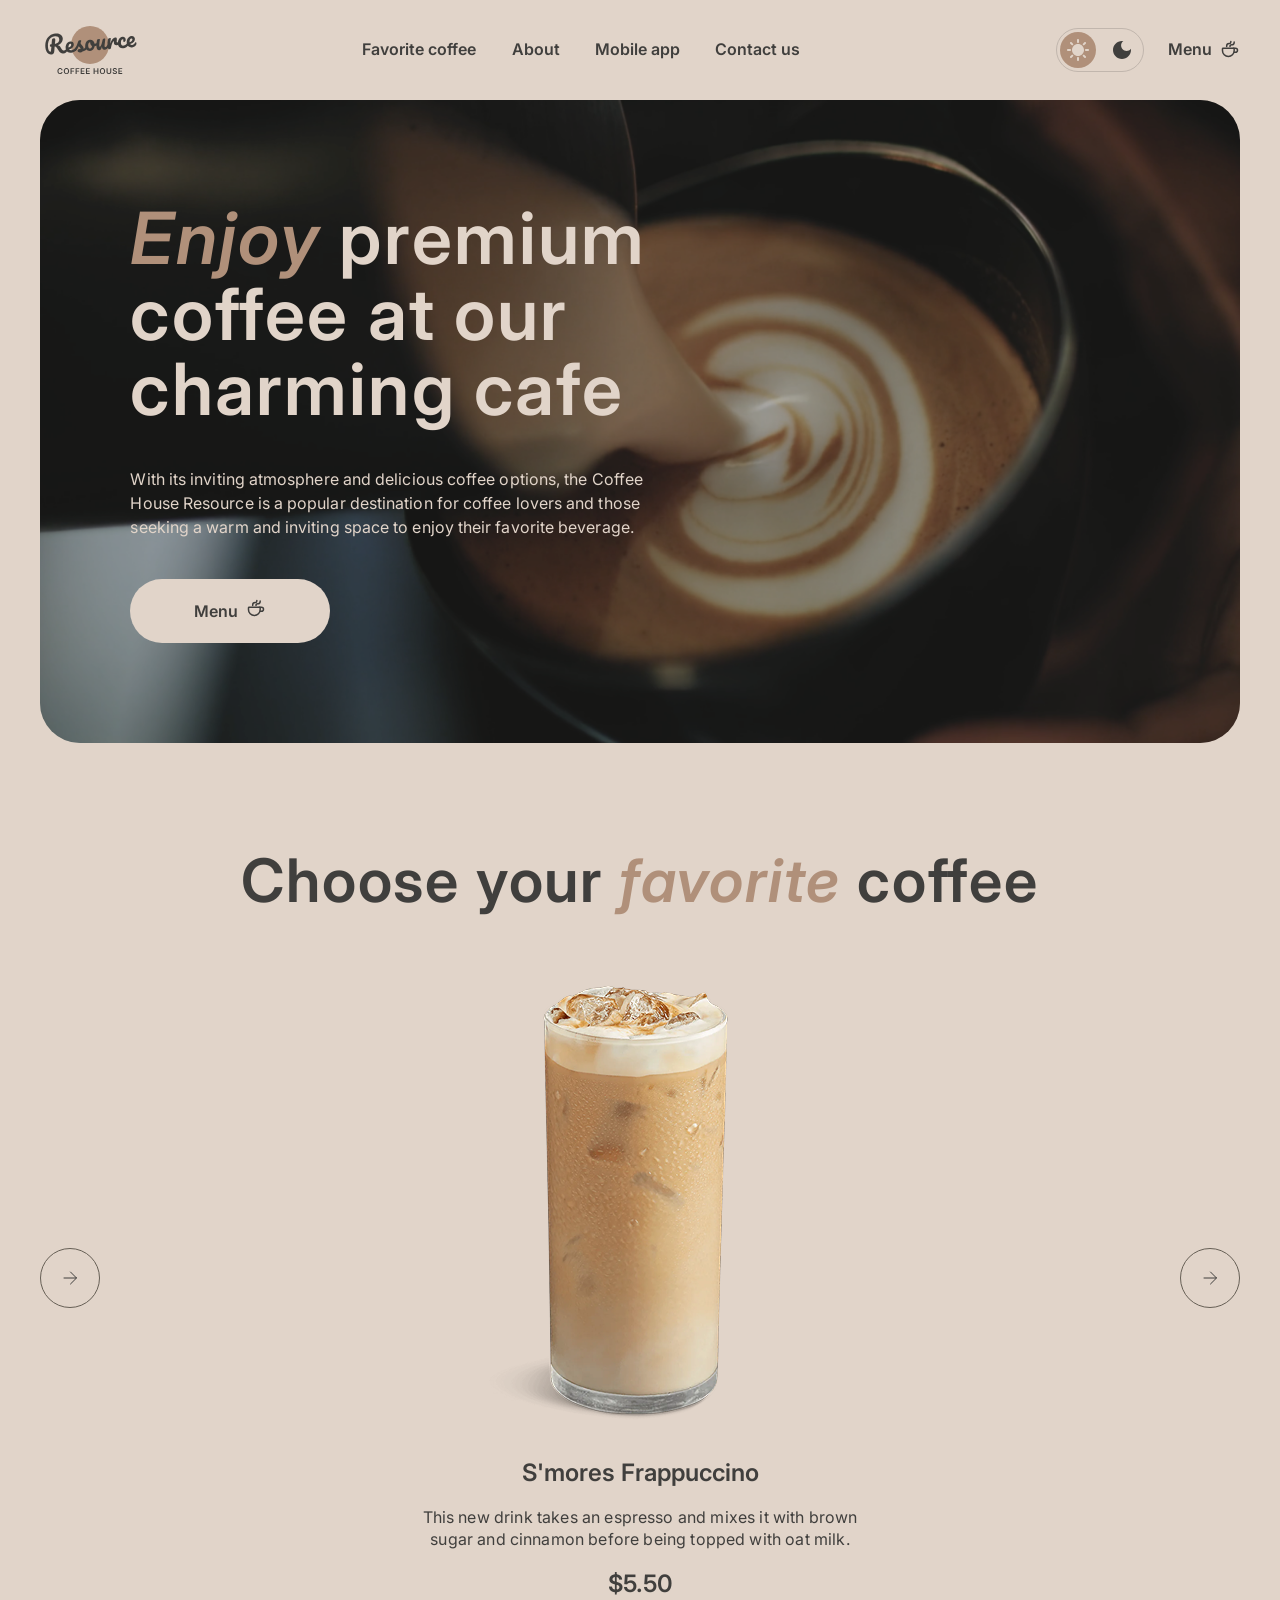
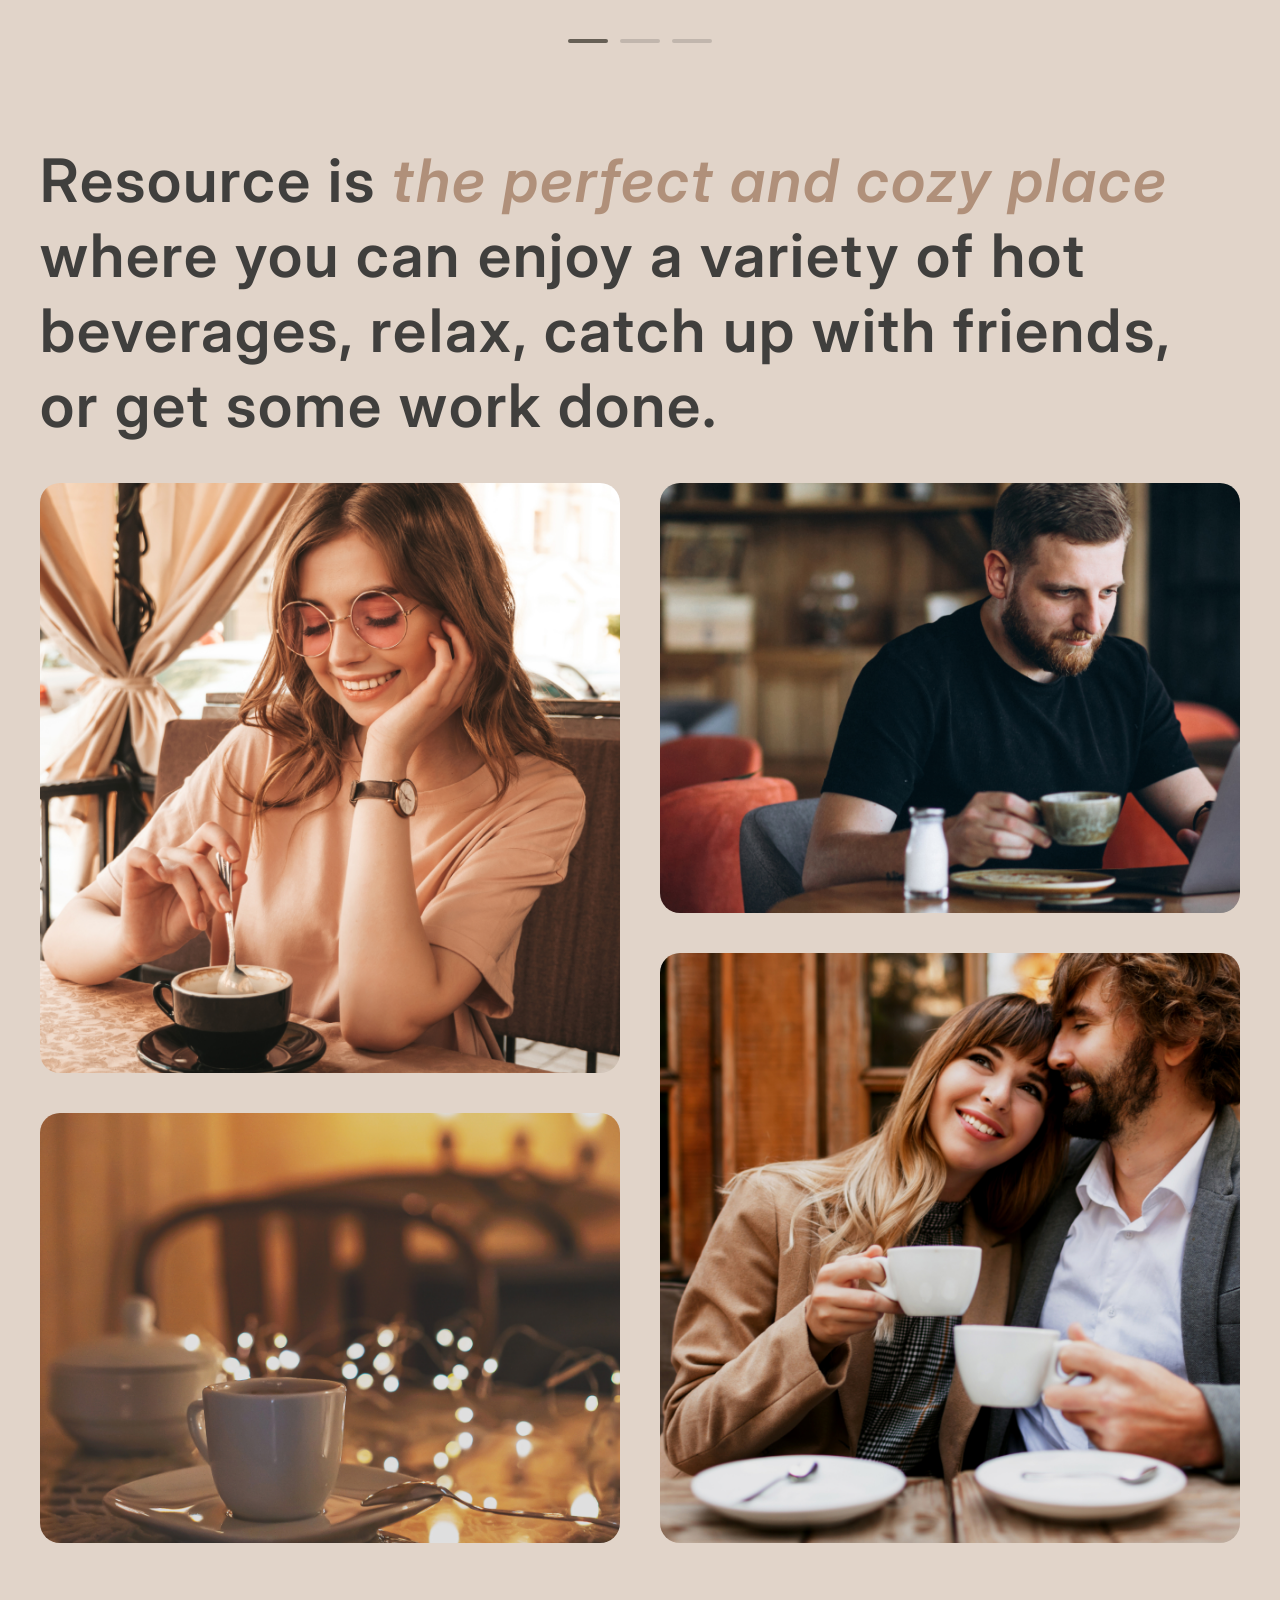
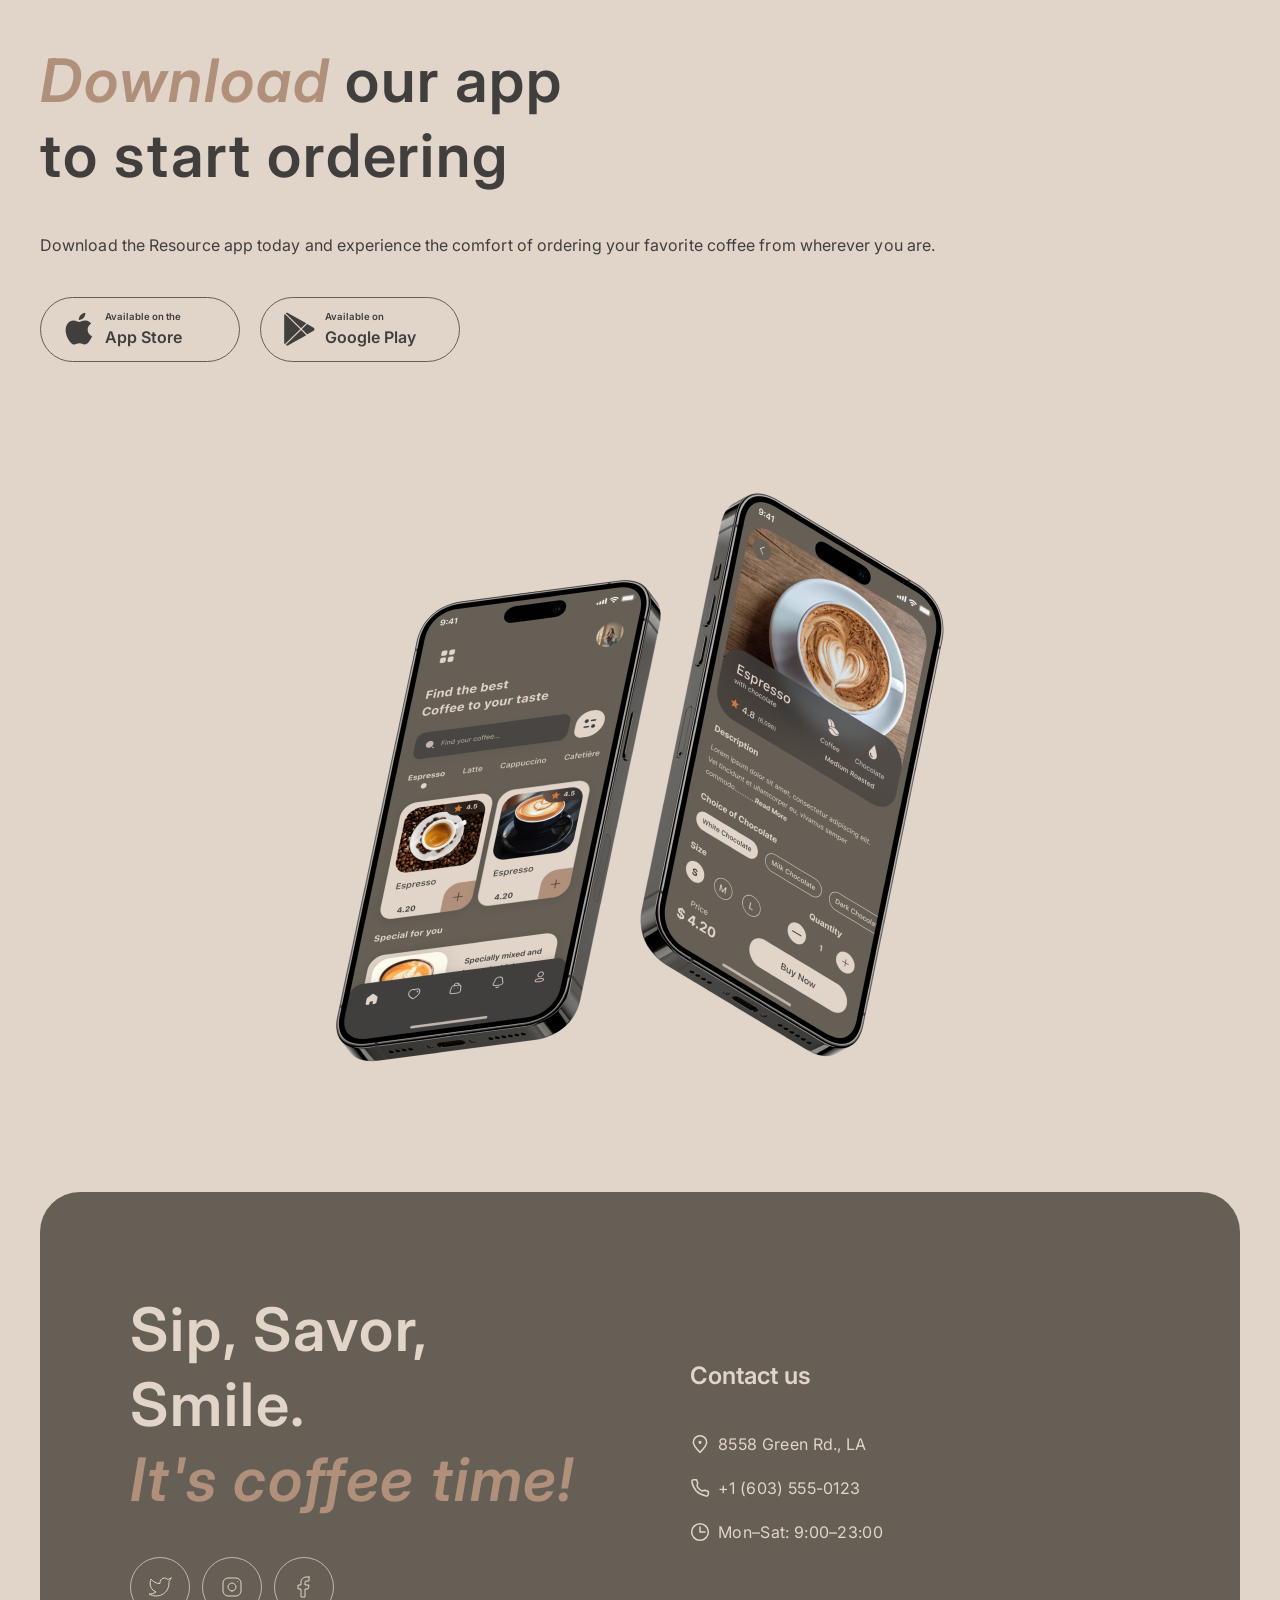
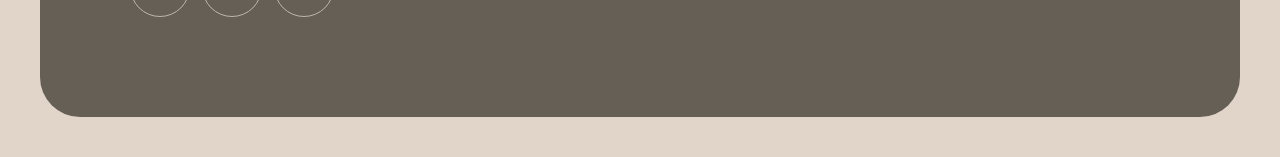
<file: index.html>
<!DOCTYPE html>
<html lang="en">

<head>
    <meta charset="UTF-8">
    <meta name="viewport" content="width=device-width, initial-scale=1.0">
    <link rel="preconnect" href="https://fonts.googleapis.com">
    <link rel="preconnect" href="https://fonts.gstatic.com" crossorigin>
    <link
        href="https://fonts.googleapis.com/css2?family=Inter:ital,opsz,wght@0,14..32,100..900;1,14..32,100..900&display=swap"
        rel="stylesheet">
    <link rel="icon" href="favicon.ico">
    <title>Coffee House</title>
    <link rel="stylesheet" href="css/base.css">
    <link rel="stylesheet" href="css/layout.css">
    <link rel="stylesheet" href="css/components.css">
    <link rel="stylesheet" href="css/responsive.css">
</head>

<body>
    <!-- ================= HEADER ================= -->
    <header class="header">
        <div class="container header__container">
            <a class="logo" href="index.html">
                <svg width="100" height="60" viewBox="0 0 100 60" fill="none" xmlns="http://www.w3.org/2000/svg">
                    <path
                        d="M69 25C69 35.4934 60.4934 44 50 44C39.5066 44 31 35.4934 31 25C31 14.5066 39.5066 6 50 6C60.4934 6 69 14.5066 69 25Z"
                        fill="#B0907A" />
                    <path
                        d="M95.6784 22.2913C95.8856 22.2732 96.0534 22.3548 96.1817 22.5364C96.326 22.7165 96.4127 22.9739 96.442 23.3086C96.4922 23.8824 96.4 24.3884 96.1652 24.8265C95.7789 25.5509 95.2359 26.1365 94.5362 26.5832C93.8524 27.0285 93.0084 27.295 92.0042 27.3829C90.4741 27.5168 89.2469 27.1664 88.3226 26.3318C87.3969 25.4812 86.8658 24.2749 86.7291 22.7129C86.6329 21.6131 86.7748 20.5727 87.1547 19.5919C87.5333 18.5951 88.1046 17.7822 88.8687 17.1532C89.6487 16.5229 90.5568 16.1623 91.5928 16.0717C92.5173 15.9908 93.2829 16.2049 93.8895 16.714C94.4948 17.2071 94.8386 17.9239 94.9209 18.8643C95.0171 19.9641 94.7016 20.9473 93.9743 21.814C93.2617 22.6633 91.9772 23.4021 90.1208 24.0303C90.5675 24.73 91.2451 25.0401 92.1537 24.9606C92.8072 24.9035 93.3279 24.7053 93.7158 24.3662C94.1197 24.0257 94.5692 23.4725 95.0643 22.7064C95.2346 22.4506 95.4393 22.3122 95.6784 22.2913ZM91.3914 18.4503C90.8016 18.5019 90.3295 18.8885 89.9751 19.6102C89.6365 20.3304 89.5098 21.1767 89.5949 22.149L89.5991 22.1968C90.5199 21.8914 91.2318 21.4918 91.7347 20.9981C92.2376 20.5044 92.4632 19.9626 92.4117 19.3729C92.3852 19.0701 92.2766 18.8386 92.0859 18.6786C91.9098 18.5013 91.6783 18.4252 91.3914 18.4503Z"
                        fill="currentColor" />
                    <path
                        d="M83.2976 28.1446C81.7356 28.2813 80.4779 27.9497 79.5245 27.1497C78.5857 26.3324 78.0529 25.1985 77.926 23.7481C77.813 22.457 77.969 21.303 78.394 20.2861C78.819 19.2692 79.4149 18.4622 80.1818 17.8651C80.9487 17.268 81.7784 16.9304 82.671 16.8523C83.5477 16.7756 84.2481 16.9793 84.7723 17.4635C85.311 17.9303 85.6159 18.5702 85.6871 19.383C85.7456 20.0525 85.6437 20.6316 85.3813 21.1203C85.1348 21.6076 84.7725 21.8722 84.2944 21.9141C83.9915 21.9406 83.7382 21.8904 83.5344 21.7637C83.3465 21.6356 83.2414 21.444 83.2191 21.189C83.2093 21.0774 83.2141 20.9485 83.2334 20.8023C83.2527 20.6561 83.2676 20.5504 83.278 20.4852C83.3367 20.2392 83.357 20.0125 83.3389 19.8053C83.3208 19.5981 83.2511 19.4436 83.1297 19.3418C83.0243 19.2386 82.876 19.1953 82.6847 19.2121C82.3181 19.2441 81.9901 19.4415 81.7006 19.8041C81.4097 20.1508 81.193 20.6114 81.0506 21.186C80.9081 21.7606 80.8661 22.3826 80.9247 23.0521C81.0865 24.901 81.9723 25.7551 83.5821 25.6142C84.2356 25.557 84.9181 25.2805 85.6296 24.7846C86.3556 24.2714 87.0469 23.5444 87.7034 22.6036C87.8752 22.3637 88.0806 22.2333 88.3197 22.2124C88.5269 22.1942 88.6946 22.2759 88.8229 22.4574C88.9672 22.6375 89.054 22.895 89.0832 23.2297C89.1362 23.8354 89.028 24.3427 88.7587 24.7518C88.0904 25.7418 87.2526 26.5378 86.2452 27.1399C85.2524 27.7247 84.2699 28.0596 83.2976 28.1446Z"
                        fill="currentColor" />
                    <path
                        d="M69.549 29.3476C68.9433 29.4006 68.485 29.1195 68.1742 28.5042C67.8794 27.8876 67.6706 26.8779 67.5479 25.4753C67.3666 23.4032 67.4892 21.4089 67.9158 19.4924C68.0188 19.0177 68.2207 18.6627 68.5213 18.4276C68.8365 18.1752 69.289 18.0232 69.8787 17.9716C70.1975 17.9437 70.4242 17.964 70.5586 18.0326C70.6931 18.1011 70.7701 18.2469 70.7897 18.4701C70.812 18.7251 70.7426 19.3094 70.5816 20.2229C70.478 20.8744 70.3993 21.4434 70.3455 21.93C70.2917 22.4165 70.2636 23.0132 70.2612 23.7201C70.6673 22.3033 71.1594 21.136 71.7376 20.2181C72.3158 19.3002 72.8997 18.6308 73.4892 18.2098C74.0947 17.7874 74.6605 17.5532 75.1865 17.5072C76.2225 17.4166 76.7858 17.8893 76.8765 18.9253C76.8946 19.1325 76.8668 19.6409 76.7931 20.4504C76.7214 21.0991 76.6925 21.5032 76.7064 21.6626C76.7552 22.2204 76.9789 22.4819 77.3773 22.4471C77.8236 22.408 78.3668 22.0072 79.0067 21.2445C79.1958 21.0191 79.4019 20.8967 79.6251 20.8772C79.8323 20.8591 80 20.9408 80.1283 21.1223C80.2712 21.2864 80.3559 21.5199 80.3824 21.8228C80.434 22.4125 80.315 22.8887 80.0255 23.2513C79.6197 23.7526 79.1285 24.1971 78.5521 24.5848C77.9903 24.9552 77.3746 25.1697 76.7052 25.2282C75.8604 25.3021 75.196 25.1434 74.7121 24.7521C74.2441 24.3594 73.978 23.7965 73.9139 23.0633C73.8929 22.8242 73.8959 22.583 73.9228 22.3397C73.9268 22.0182 73.9239 21.8016 73.9142 21.69C73.8919 21.435 73.793 21.3151 73.6177 21.3305C73.3786 21.3514 73.0836 21.6503 72.7325 22.2271C72.396 22.7865 72.0748 23.5213 71.7689 24.4314C71.4631 25.3415 71.2332 26.2932 71.0791 27.2864C70.9694 28.0509 70.8068 28.5791 70.5914 28.8709C70.3906 29.1455 70.0431 29.3044 69.549 29.3476Z"
                        fill="currentColor" />
                    <path
                        d="M59.2462 30.2488C58.5289 30.3116 57.9106 30.0364 57.3912 29.4233C56.8863 28.7929 56.5906 27.9836 56.5042 26.9954C56.3996 25.8 56.3838 24.7012 56.4567 23.699C56.5282 22.6809 56.6985 21.5979 56.9675 20.4501C57.085 19.958 57.2782 19.5958 57.547 19.3635C57.8157 19.1312 58.2609 18.9878 58.8826 18.9334C59.2332 18.9028 59.4772 18.9376 59.6145 19.038C59.7677 19.1371 59.8541 19.2981 59.8736 19.5213C59.8847 19.6488 59.8347 20.0868 59.7235 20.8354C59.6157 21.4391 59.5349 21.9842 59.4811 22.4707C59.3088 24.1722 59.247 25.3019 59.2958 25.8598C59.3251 26.1945 59.3859 26.4301 59.4781 26.5666C59.569 26.6871 59.7021 26.7397 59.8774 26.7244C60.1165 26.7035 60.3904 26.4386 60.6993 25.9297C61.024 25.4195 61.3431 24.6608 61.6565 23.6536C61.9859 22.6451 62.2798 21.4148 62.5382 19.9627C62.6239 19.4734 62.7852 19.114 63.0221 18.8845C63.2749 18.6535 63.6643 18.5151 64.1903 18.4691C64.5569 18.437 64.8161 18.4625 64.9679 18.5456C65.1184 18.6127 65.204 18.7658 65.2249 19.0049C65.2598 19.4034 65.1561 20.5127 64.9138 22.3327C64.646 24.412 64.533 25.6907 64.5748 26.1688C64.6013 26.4717 64.686 26.7052 64.8289 26.8694C64.9703 27.0176 65.1447 27.0827 65.3519 27.0645C65.6706 27.0366 66.0285 26.8126 66.4254 26.3924C66.8368 25.9549 67.3708 25.2657 68.0273 24.3249C68.199 24.0851 68.4044 23.9547 68.6435 23.9337C68.8507 23.9156 69.0185 23.9973 69.1468 24.1788C69.291 24.3589 69.3778 24.6163 69.4071 24.9511C69.4629 25.5886 69.3547 26.096 69.0825 26.4731C68.471 27.3779 67.7905 28.1361 67.041 28.7477C66.3074 29.358 65.4385 29.707 64.4343 29.7949C63.6693 29.8618 63.0776 29.6165 62.6594 29.0588C62.2572 28.4997 62.0093 27.6862 61.9159 26.6183C61.7398 27.7259 61.4065 28.5982 60.9162 29.2354C60.4245 29.8566 59.8678 30.1944 59.2462 30.2488Z"
                        fill="currentColor" />
                    <path
                        d="M57.5606 22.8796C57.7678 22.8614 57.9362 22.9511 58.0659 23.1485C58.1956 23.346 58.2744 23.6041 58.3023 23.9229C58.3692 24.688 58.1779 25.1625 57.7282 25.3463C56.8011 25.7647 55.7659 26.048 54.6225 26.1963C54.4367 27.5616 53.9332 28.6898 53.1117 29.5808C52.2888 30.4559 51.3115 30.9429 50.1799 31.0419C49.2235 31.1256 48.3824 30.9663 47.6566 30.564C46.9467 30.1603 46.383 29.5913 45.9654 28.8569C45.5478 28.1225 45.3 27.309 45.2219 26.4164C45.1159 25.205 45.2529 24.1089 45.6328 23.1281C46.0114 22.1313 46.5841 21.3343 47.351 20.7372C48.1165 20.1242 48.9933 19.7744 49.9816 19.688C51.1929 19.582 52.2022 19.9193 53.0093 20.6999C53.8309 21.4632 54.3592 22.453 54.5941 23.6691C55.339 23.5558 56.2177 23.3183 57.23 22.9567C57.3547 22.9136 57.4649 22.8879 57.5606 22.8796ZM50.1494 28.4908C50.6595 28.4462 51.0797 28.2007 51.41 27.7542C51.7563 27.3063 51.959 26.6863 52.0182 25.8941C51.4948 25.6026 51.0739 25.1977 50.7555 24.6795C50.4531 24.1599 50.2754 23.5972 50.2224 22.9916C50.2001 22.7365 50.2017 22.4794 50.2272 22.2202L50.1076 22.2307C49.4701 22.2864 48.9633 22.644 48.5873 23.3032C48.2259 23.9452 48.094 24.824 48.1916 25.9398C48.2683 26.8164 48.4942 27.4712 48.8694 27.9042C49.2605 28.3357 49.6872 28.5313 50.1494 28.4908Z"
                        fill="currentColor" />
                    <path
                        d="M40.3103 32.4354C39.4815 32.508 38.8272 32.3725 38.3474 32.029C37.8836 31.6841 37.6307 31.2726 37.5889 30.7944C37.5527 30.38 37.6727 30.0081 37.9491 29.6787C38.2254 29.3494 38.6584 29.1589 39.2482 29.1073C39.4554 29.0892 39.6966 29.0922 39.9717 29.1163C40.2614 29.1231 40.4787 29.1282 40.6235 29.1316C40.5713 28.7185 40.4415 28.3364 40.2341 27.9851C40.0427 27.6325 39.8048 27.3 39.5205 26.9876C39.2348 26.6592 38.9692 26.3773 38.7237 26.1418C38.3119 27.1254 37.8861 27.9497 37.4464 28.6145C37.0226 29.278 36.5482 29.9137 36.0232 30.5218C35.7614 30.8338 35.4711 31.0038 35.1523 31.0316C34.8973 31.054 34.6824 30.9844 34.5077 30.823C34.3316 30.6457 34.2316 30.4216 34.2079 30.1506C34.1801 29.8318 34.2658 29.5272 34.4653 29.2367L34.7426 28.827C35.5244 27.6664 36.1078 26.7159 36.4928 25.9756C36.7233 25.4896 36.9884 24.8481 37.288 24.0509C37.5863 23.2379 37.8745 22.4016 38.1527 21.542C38.3942 20.8142 38.9931 20.4085 39.9494 20.3248C40.3957 20.2858 40.71 20.2984 40.8923 20.3628C41.0746 20.4271 41.1734 20.547 41.1888 20.7223C41.1971 20.8179 41.1785 20.9722 41.1329 21.1849C41.0873 21.3977 41.0177 21.6126 40.9243 21.8296C40.6876 22.4285 40.5867 22.9272 40.6215 23.3257C40.6424 23.5647 40.7451 23.8208 40.9296 24.0937C41.1301 24.3653 41.4244 24.7009 41.8127 25.1006C42.3814 25.7254 42.8141 26.2657 43.111 26.7216C43.4224 27.1601 43.6025 27.6583 43.6513 28.2162C43.6652 28.3756 43.6688 28.6001 43.662 28.8898C44.4166 28.5187 45.2626 27.6335 46.2003 26.2345C46.372 25.9946 46.5774 25.8642 46.8165 25.8433C47.0237 25.8252 47.1915 25.9069 47.3198 26.0884C47.464 26.2685 47.5508 26.5259 47.5801 26.8606C47.6331 27.4663 47.5249 27.9737 47.2555 28.3827C46.545 29.4407 45.8392 30.185 45.1381 30.6158C44.4515 31.0292 43.5756 31.2985 42.5105 31.4238C41.9204 32.0215 41.187 32.3587 40.3103 32.4354Z"
                        fill="currentColor" />
                    <path
                        d="M36.6161 26.7357C36.8233 26.7175 36.9911 26.7992 37.1194 26.9807C37.2636 27.1608 37.3504 27.4183 37.3797 27.753C37.4355 28.3905 37.3273 28.8979 37.0551 29.2751C36.5281 30.0439 35.7492 30.7786 34.7183 31.4791C33.7034 32.1782 32.5823 32.5815 31.355 32.6888C29.6814 32.8353 28.3426 32.4947 27.3386 31.667C26.3347 30.8394 25.7637 29.6365 25.6256 28.0586C25.5294 26.9588 25.6713 25.9185 26.0512 24.9376C26.4298 23.9408 27.0011 23.1279 27.7652 22.4989C28.5452 21.8686 29.4533 21.508 30.4893 21.4174C31.4138 21.3365 32.1793 21.5506 32.786 22.0597C33.3913 22.5528 33.7351 23.2696 33.8173 24.21C33.9136 25.3098 33.5981 26.293 32.8708 27.1597C32.1581 28.009 30.8816 28.7471 29.0412 29.3739C29.5039 30.0722 30.293 30.3726 31.4088 30.275C32.126 30.2122 32.9173 29.894 33.7826 29.3204C34.6625 28.7295 35.4016 27.9983 35.9999 27.1269C36.1716 26.887 36.377 26.7566 36.6161 26.7357ZM30.2878 23.796C29.6981 23.8476 29.226 24.2342 28.8715 24.9559C28.533 25.6761 28.4063 26.5224 28.4914 27.4947L28.4955 27.5425C29.4164 27.2371 30.1283 26.8375 30.6312 26.3438C31.1341 25.8501 31.3597 25.3083 31.3081 24.7186C31.2816 24.4158 31.1731 24.1843 30.9824 24.0243C30.8063 23.847 30.5747 23.7709 30.2878 23.796Z"
                        fill="currentColor" />
                    <path
                        d="M27.6906 27.5167C27.8978 27.4986 28.0656 27.5803 28.1939 27.7618C28.3382 27.9419 28.4249 28.1993 28.4542 28.5341C28.5086 29.1557 28.4004 29.6631 28.1296 30.0561C27.4454 31.0476 26.7351 31.8324 25.9987 32.4108C25.261 32.9733 24.3581 33.3012 23.2902 33.3946C22.2541 33.4853 21.3451 33.2837 20.5631 32.79C19.797 32.2949 19.028 31.3985 18.256 30.1009C17.6351 29.063 17.151 28.3023 16.8035 27.8188C16.4547 27.3193 16.119 26.9712 15.7967 26.7745C15.4903 26.5765 15.1198 26.4724 14.6852 26.4622C14.6508 26.8025 14.5595 27.8705 14.4114 29.6663C14.3537 30.4744 14.3165 30.9675 14.3 31.1456C14.2256 32.1319 13.9724 32.9089 13.5402 33.4767C13.1067 34.0286 12.4038 34.3471 11.4315 34.4321C10.3636 34.5256 9.38799 34.2977 8.50477 33.7486C7.63609 33.1822 6.9298 32.3606 6.38589 31.2839C5.84059 30.1913 5.50518 28.9277 5.37968 27.4932C5.1454 24.8154 5.40544 22.4638 6.15978 20.4383C6.93006 18.4115 8.10738 16.8148 9.69174 15.6483C11.2906 14.4644 13.1899 13.7763 15.3895 13.5838C16.9196 13.45 18.223 13.5688 19.2994 13.9404C20.3759 14.312 21.1968 14.8826 21.762 15.6523C22.3432 16.4206 22.6784 17.3148 22.7676 18.3349C22.8457 19.2275 22.7073 20.1229 22.3522 21.0213C22.0117 21.9023 21.4476 22.7066 20.66 23.434C19.8724 24.1614 18.8869 24.7375 17.7034 25.1622C18.4866 25.3025 19.1057 25.5856 19.5605 26.0116C20.0154 26.4376 20.4891 27.0787 20.9816 27.9351C21.5115 28.8524 22.0112 29.5153 22.4806 29.924C22.966 30.3312 23.4955 30.5098 24.0693 30.4596C24.5794 30.4149 25.0509 30.205 25.4838 29.8299C25.9154 29.4388 26.4456 28.7981 27.0744 27.9079C27.2461 27.6681 27.4515 27.5377 27.6906 27.5167ZM11.3837 26.727C10.8418 26.7744 10.4561 26.6797 10.2266 26.4428C10.013 26.2045 9.89225 25.9259 9.86436 25.6071C9.8309 25.2246 9.92394 24.9113 10.1435 24.6672C10.379 24.4218 10.6562 24.2851 10.9749 24.2572L11.5727 24.2049C11.691 22.6206 11.8123 21.2528 11.9364 20.1016C12.053 19.0474 12.6771 18.4708 13.8088 18.3718C14.7173 18.2923 15.2071 18.659 15.2782 19.4719C15.2936 19.6473 15.2975 19.7835 15.2899 19.8805L14.9199 23.9121C15.7764 23.789 16.5393 23.5134 17.2085 23.0855C17.8937 22.6561 18.4149 22.0966 18.7722 21.4068C19.1454 20.7156 19.2957 19.9556 19.2232 19.1268C19.1353 18.1226 18.7236 17.3636 17.988 16.8498C17.2524 16.3359 16.2232 16.1369 14.9002 16.2526C13.3382 16.3893 12.0016 16.8997 10.8904 17.7839C9.79381 18.6508 8.98568 19.8779 8.46605 21.4653C7.94503 23.0366 7.78003 24.9142 7.97108 27.0978C8.06033 28.1179 8.24063 28.9855 8.51198 29.7006C8.78334 30.4157 9.08648 30.9432 9.42139 31.2834C9.75631 31.6235 10.0592 31.7817 10.3302 31.7579C10.5374 31.7398 10.6957 31.6216 10.8051 31.4032C10.9304 31.1834 11.0127 30.839 11.052 30.3698L11.3837 26.727Z"
                        fill="currentColor" />
                    <path
                        d="M78.4023 54.0001V48.1819H82.1864V49.0654H79.4563V50.645H81.9904V51.5285H79.4563V53.1165H82.2092V54.0001H78.4023Z"
                        fill="currentColor" />
                    <path
                        d="M75.9698 49.7813C75.9433 49.5332 75.8316 49.34 75.6346 49.2017C75.4395 49.0635 75.1857 48.9943 74.8732 48.9943C74.6535 48.9943 74.4651 49.0275 74.3079 49.0938C74.1507 49.1601 74.0304 49.25 73.9471 49.3637C73.8638 49.4773 73.8211 49.607 73.8192 49.7529C73.8192 49.8741 73.8467 49.9792 73.9016 50.0682C73.9585 50.1572 74.0352 50.233 74.1317 50.2955C74.2283 50.3561 74.3353 50.4072 74.4528 50.4489C74.5702 50.4906 74.6886 50.5256 74.8079 50.554L75.3533 50.6904C75.573 50.7415 75.7842 50.8106 75.9869 50.8977C76.1914 50.9849 76.3742 51.0947 76.5352 51.2273C76.698 51.3599 76.8268 51.5199 76.9215 51.7074C77.0162 51.8949 77.0636 52.1146 77.0636 52.3665C77.0636 52.7074 76.9764 53.0076 76.8022 53.2671C76.628 53.5246 76.3761 53.7263 76.0465 53.8722C75.7189 54.0161 75.3221 54.0881 74.8562 54.0881C74.4035 54.0881 74.0105 54.018 73.6772 53.8779C73.3458 53.7377 73.0863 53.5332 72.8988 53.2642C72.7132 52.9953 72.6128 52.6676 72.5977 52.2813H73.6346C73.6497 52.4839 73.7122 52.6525 73.8221 52.787C73.9319 52.9214 74.0749 53.0218 74.2511 53.0881C74.4291 53.1544 74.628 53.1875 74.8477 53.1875C75.0768 53.1875 75.2776 53.1534 75.4499 53.0852C75.6242 53.0152 75.7605 52.9186 75.859 52.7955C75.9575 52.6705 76.0077 52.5246 76.0096 52.358C76.0077 52.2065 75.9632 52.0815 75.8761 51.983C75.7889 51.8826 75.6668 51.7993 75.5096 51.733C75.3543 51.6648 75.1725 51.6042 74.9641 51.5512L74.3022 51.3807C73.823 51.2576 73.4442 51.071 73.1658 50.821C72.8893 50.5692 72.7511 50.2349 72.7511 49.8182C72.7511 49.4754 72.8439 49.1752 73.0295 48.9176C73.217 48.6601 73.4717 48.4602 73.7937 48.3182C74.1156 48.1743 74.4802 48.1023 74.8874 48.1023C75.3003 48.1023 75.6621 48.1743 75.9727 48.3182C76.2852 48.4602 76.5304 48.6582 76.7085 48.912C76.8865 49.1638 76.9783 49.4536 76.984 49.7813H75.9698Z"
                        fill="currentColor" />
                    <path
                        d="M70.2086 48.1819H71.2626V51.983C71.2626 52.3997 71.1641 52.7662 70.9672 53.0825C70.7721 53.3987 70.4975 53.6459 70.1433 53.8239C69.7891 54.0001 69.3753 54.0881 68.9018 54.0881C68.4264 54.0881 68.0117 54.0001 67.6575 53.8239C67.3033 53.6459 67.0287 53.3987 66.8336 53.0825C66.6386 52.7662 66.541 52.3997 66.541 51.983V48.1819H67.595V51.895C67.595 52.1374 67.648 52.3533 67.7541 52.5427C67.862 52.7321 68.0136 52.8807 68.2086 52.9887C68.4037 53.0948 68.6348 53.1478 68.9018 53.1478C69.1689 53.1478 69.3999 53.0948 69.595 52.9887C69.792 52.8807 69.9435 52.7321 70.0495 52.5427C70.1556 52.3533 70.2086 52.1374 70.2086 51.895V48.1819Z"
                        fill="currentColor" />
                    <path
                        d="M65.1435 51.0909C65.1435 51.7178 65.026 52.2548 64.7912 52.7017C64.5582 53.1468 64.2401 53.4877 63.8366 53.7245C63.4351 53.9612 62.9796 54.0796 62.4702 54.0796C61.9607 54.0796 61.5043 53.9612 61.1009 53.7245C60.6993 53.4858 60.3812 53.144 60.1463 52.6989C59.9134 52.2519 59.7969 51.7159 59.7969 51.0909C59.7969 50.464 59.9134 49.9281 60.1463 49.483C60.3812 49.036 60.6993 48.6942 61.1009 48.4574C61.5043 48.2207 61.9607 48.1023 62.4702 48.1023C62.9796 48.1023 63.4351 48.2207 63.8366 48.4574C64.2401 48.6942 64.5582 49.036 64.7912 49.483C65.026 49.9281 65.1435 50.464 65.1435 51.0909ZM64.0838 51.0909C64.0838 50.6496 64.0147 50.2775 63.8764 49.9745C63.7401 49.6695 63.5507 49.4394 63.3082 49.2841C63.0658 49.1269 62.7865 49.0483 62.4702 49.0483C62.1539 49.0483 61.8745 49.1269 61.6321 49.2841C61.3897 49.4394 61.1993 49.6695 61.0611 49.9745C60.9247 50.2775 60.8565 50.6496 60.8565 51.0909C60.8565 51.5322 60.9247 51.9053 61.0611 52.2102C61.1993 52.5133 61.3897 52.7434 61.6321 52.9006C61.8745 53.0559 62.1539 53.1335 62.4702 53.1335C62.7865 53.1335 63.0658 53.0559 63.3082 52.9006C63.5507 52.7434 63.7401 52.5133 63.8764 52.2102C64.0147 51.9053 64.0838 51.5322 64.0838 51.0909Z"
                        fill="currentColor" />
                    <path
                        d="M53.5918 54.0001V48.1819H54.6458V50.645H57.3418V48.1819H58.3986V54.0001H57.3418V51.5285H54.6458V54.0001H53.5918Z"
                        fill="currentColor" />
                    <path
                        d="M45.9492 54.0001V48.1819H49.7333V49.0654H47.0032V50.645H49.5373V51.5285H47.0032V53.1165H49.756V54.0001H45.9492Z"
                        fill="currentColor" />
                    <path
                        d="M40.6895 54.0001V48.1819H44.4735V49.0654H41.7434V50.645H44.2775V51.5285H41.7434V53.1165H44.4963V54.0001H40.6895Z"
                        fill="currentColor" />
                    <path
                        d="M35.6016 54.0001V48.1819H39.3288V49.0654H36.6555V50.645H39.0732V51.5285H36.6555V54.0001H35.6016Z"
                        fill="currentColor" />
                    <path
                        d="M30.5137 54.0001V48.1819H34.2409V49.0654H31.5676V50.645H33.9853V51.5285H31.5676V54.0001H30.5137Z"
                        fill="currentColor" />
                    <path
                        d="M29.1181 51.0909C29.1181 51.7178 29.0007 52.2548 28.7658 52.7017C28.5328 53.1468 28.2147 53.4877 27.8113 53.7245C27.4097 53.9612 26.9542 54.0796 26.4448 54.0796C25.9353 54.0796 25.4789 53.9612 25.0755 53.7245C24.6739 53.4858 24.3558 53.144 24.1209 52.6989C23.888 52.2519 23.7715 51.7159 23.7715 51.0909C23.7715 50.464 23.888 49.9281 24.1209 49.483C24.3558 49.036 24.6739 48.6942 25.0755 48.4574C25.4789 48.2207 25.9353 48.1023 26.4448 48.1023C26.9542 48.1023 27.4097 48.2207 27.8113 48.4574C28.2147 48.6942 28.5328 49.036 28.7658 49.483C29.0007 49.9281 29.1181 50.464 29.1181 51.0909ZM28.0584 51.0909C28.0584 50.6496 27.9893 50.2775 27.851 49.9745C27.7147 49.6695 27.5253 49.4394 27.2828 49.2841C27.0404 49.1269 26.7611 49.0483 26.4448 49.0483C26.1285 49.0483 25.8491 49.1269 25.6067 49.2841C25.3643 49.4394 25.1739 49.6695 25.0357 49.9745C24.8993 50.2775 24.8311 50.6496 24.8311 51.0909C24.8311 51.5322 24.8993 51.9053 25.0357 52.2102C25.1739 52.5133 25.3643 52.7434 25.6067 52.9006C25.8491 53.0559 26.1285 53.1335 26.4448 53.1335C26.7611 53.1335 27.0404 53.0559 27.2828 52.9006C27.5253 52.7434 27.7147 52.5133 27.851 52.2102C27.9893 51.9053 28.0584 51.5322 28.0584 51.0909Z"
                        fill="currentColor" />
                    <path
                        d="M22.5536 50.1449H21.4911C21.4608 49.9707 21.4049 49.8163 21.3235 49.6818C21.2421 49.5455 21.1407 49.4299 21.0195 49.3352C20.8983 49.2406 20.7601 49.1695 20.6048 49.1222C20.4513 49.0729 20.2856 49.0483 20.1076 49.0483C19.7913 49.0483 19.511 49.1279 19.2667 49.287C19.0224 49.4442 18.8311 49.6752 18.6928 49.9801C18.5546 50.2832 18.4854 50.6534 18.4854 51.0909C18.4854 51.536 18.5546 51.911 18.6928 52.2159C18.833 52.519 19.0243 52.7481 19.2667 52.9034C19.511 53.0568 19.7904 53.1335 20.1048 53.1335C20.279 53.1335 20.4419 53.1108 20.5934 53.0654C20.7468 53.018 20.8841 52.9489 21.0053 52.858C21.1284 52.7671 21.2317 52.6553 21.315 52.5227C21.4002 52.3902 21.4589 52.2387 21.4911 52.0682L22.5536 52.0739C22.5138 52.3504 22.4277 52.6099 22.2951 52.8523C22.1644 53.0947 21.993 53.3087 21.7809 53.4943C21.5688 53.6781 21.3207 53.822 21.0366 53.9262C20.7525 54.0284 20.4371 54.0796 20.0906 54.0796C19.5792 54.0796 19.1228 53.9612 18.7212 53.7245C18.3197 53.4877 18.0034 53.1459 17.7724 52.6989C17.5413 52.2519 17.4258 51.7159 17.4258 51.0909C17.4258 50.464 17.5423 49.9281 17.7752 49.483C18.0082 49.036 18.3254 48.6942 18.7269 48.4574C19.1284 48.2207 19.583 48.1023 20.0906 48.1023C20.4144 48.1023 20.7156 48.1477 20.994 48.2387C21.2724 48.3296 21.5205 48.4631 21.7383 48.6392C21.9561 48.8135 22.1351 49.0275 22.2752 49.2813C22.4173 49.5332 22.5101 49.821 22.5536 50.1449Z"
                        fill="currentColor" />
                </svg>
            </a>
            <nav class="navigation">
                <ul class="navigation__list" id="navigation-list">
                    <li class="navigation__item">
                        <a class="navigation__link" href="#favorite">
                            Favorite coffee
                        </a>
                    </li>
                    <li class="navigation__item">
                        <a class="navigation__link" href="#about">
                            About
                        </a>
                    </li>
                    <li class="navigation__item">
                        <a class="navigation__link" href="#mobile-app">
                            Mobile app
                        </a>
                    </li>
                    <li class="navigation__item">
                        <a class="navigation__link" href="#contacts">
                            Contact us
                        </a>
                    </li>
                    <li class="navigation__item navigation__item--menu">
                        <a class="navigation__link navigation__link--menu" href="menu.html">
                            <span>Menu</span>
                            <svg class="icon" width="40" height="40" aria-hidden="true">
                                <use href="./assets/svg/sprites.svg#cup-icon"></use>
                            </svg>
                        </a>
                    </li>
                </ul>
            </nav>
            <div class="header__actions">
                <div class="theme-switcher">
                    <button class="theme-switcher__button theme-switcher__button--sun" type="button"
                        aria-label="Light theme">
                        <svg class="icon" width="22" height="22" aria-hidden="true">
                            <use href="./assets/svg/sprites.svg#sun-icon"></use>
                        </svg>
                    </button>
                    <button class="theme-switcher__button theme-switcher__button--moon" type="button"
                        aria-label="Dark theme">
                        <svg class="icon" width="18" height="18" aria-hidden="true">
                            <use href="./assets/svg/sprites.svg#moon-icon"></use>
                        </svg>
                    </button>
                </div>
                <button class="burger header__burger" type="button" aria-label="Open menu" aria-expanded="false"
                    aria-controls="navigation-list">
                    <span class="burger__inner">
                        <span class="burger__line"></span>
                        <span class="burger__line"></span>
                    </span>
                </button>
                <a class="menu-link" href="menu.html">
                    <span>Menu</span>
                    <svg class="icon" width="20" height="20" aria-hidden="true">
                        <use href="./assets/svg/sprites.svg#cup-icon"></use>
                    </svg>
                </a>
            </div>
        </div>
    </header>

    <!-- ================= MAIN ================= -->
    <main class="main">
        <!-- HERO -->
        <section class="hero">
            <div class="container hero__container">
                <video class="hero__video" autoplay muted loop playsinline poster="../assets/images/img-hero.png">
                    <source src="./assets/videos/hero.mp4" type="video/mp4">
                </video>

                <div class="hero__overlay" aria-hidden="true"></div>

                <div class="hero__content">
                    <h1 class="hero__title">
                        <span class="accent">Enjoy</span> premium coffee at our charming cafe
                    </h1>
                    <p class="hero__description">
                        With its inviting atmosphere and delicious coffee options, the Coffee House Resource is a
                        popular destination for coffee lovers and those seeking a warm and inviting space to enjoy
                        their favorite beverage.
                    </p>
                    <a class="button hero__button" href="menu.html">
                        Menu
                        <span class="hero__cup-icon">
                            <svg class="icon" width="20" height="20" aria-hidden="true">
                                <use href="./assets/svg/sprites.svg#cup-icon"></use>
                            </svg>
                        </span>
                    </a>
                </div>
            </div>
        </section>

        <!-- SLIDER -->

        <section class="slider" id="favorite">
            <div class="container slider__container">
                <h2 class="section-title slider__title">
                    Choose your <span class="accent">favorite</span> coffee
                </h2>
                <div class="slider__wrapper">
                    <button class="slider__button slider__button--prev" type="button" aria-label="Previous coffee">
                        <svg class="icon icon--flip" width="24" height="24" aria-hidden="true">
                            <use href="./assets/svg/sprites.svg#arrow-icon"></use>
                        </svg>
                    </button>
                    <div class="slider__viewport">
                        <div class="slider__track">
                            <article class="coffee-card slider__slide">
                                <div class="coffee-card__image-wrapper">
                                    <img class="coffee-card__image" src="./assets/images/coffee-slider-1.png"
                                        alt="S'mores Frappuccino">
                                </div>
                                <div class="coffee-card__content">
                                    <h3 class="coffee-card__title">
                                        S'mores Frappuccino
                                    </h3>
                                    <p class="coffee-card__description">
                                        This new drink takes an espresso and mixes it
                                        with brown sugar and cinnamon before being
                                        topped with oat milk.
                                    </p>
                                    <p class="coffee-card__price">
                                        $5.50
                                    </p>
                                </div>
                            </article>
                            <article class="coffee-card slider__slide">
                                <div class="coffee-card__image-wrapper">
                                    <img class="coffee-card__image" src="./assets/images/coffee-slider-2.png"
                                        alt="Caramel Macchiato">
                                </div>
                                <div class="coffee-card__content">
                                    <h3 class="coffee-card__title">
                                        Caramel Macchiato
                                    </h3>
                                    <p class="coffee-card__description">
                                        Fragrant and unique classic espresso with rich caramel-peanut syrup, with cream
                                        under whipped thick foam.
                                    </p>
                                    <p class="coffee-card__price">
                                        $5.00
                                    </p>
                                </div>
                            </article>
                            <article class="coffee-card slider__slide">
                                <div class="coffee-card__image-wrapper">
                                    <img class="coffee-card__image" src="./assets/images/coffee-slider-3.png"
                                        alt="Ice coffee">
                                </div>
                                <div class="coffee-card__content">
                                    <h3 class="coffee-card__title">
                                        Ice coffee
                                    </h3>
                                    <p class="coffee-card__description">
                                        A popular summer drink that tones and invigorates. Prepared from coffee, milk
                                        and ice.
                                    </p>
                                    <p class="coffee-card__price">
                                        $4.50
                                    </p>
                                </div>
                            </article>
                        </div>
                    </div>
                    <button class="slider__button slider__button--next" type="button" aria-label="Next coffee">
                        <svg class="icon" width="24" height="24" aria-hidden="true">
                            <use href="./assets/svg/sprites.svg#arrow-icon"></use>
                        </svg>
                    </button>
                </div>
                <div class="slider__pagination">
                    <button class="slider__dot" type="button" aria-label="Slide 1"></button>
                    <button class="slider__dot" type="button" aria-label="Slide 2"></button>
                    <button class="slider__dot" type="button" aria-label="Slide 3"></button>
                </div>

            </div>
        </section>

        <!-- ABOUT -->

        <section class="about" id="about">
            <div class="container about__container">
                <h2 class="section-title about__title">
                    Resource is <span class="accent">the perfect and cozy place</span> where you can enjoy a variety of
                    hot beverages, relax, catch up with friends, or get some work done.
                </h2>
                <div class="gallery">
                    <div class="gallery__column">
                        <img class="gallery__image gallery__image--large" src="./assets/images/about-1.png"
                            alt="Woman enjoying coffee in a cafe">
                        <img class="gallery__image gallery__image--small" src="./assets/images/about-2.png"
                            alt="Coffee cup in a cozy cafe">
                    </div>
                    <div class="gallery__column">
                        <img class="gallery__image gallery__image--small" src="./assets/images/about-3.png"
                            alt="Man drinking coffee">
                        <img class="gallery__image gallery__image--large" src="./assets/images/about-4.png"
                            alt="Couple enjoying coffee together">
                    </div>
                </div>
            </div>
        </section>

        <!-- MOBILE APP -->

        <section class="mobile-app" id="mobile-app">
            <div class="container mobile-app__container">
                <div class="mobile-app__content">
                    <h2 class="section-title">
                        <span class="accent">Download</span> our app<br>
                        to start ordering
                    </h2>
                    <p class="mobile-app__description">
                        Download the Resource app today and experience
                        the comfort of ordering your favorite coffee
                        from wherever you are.
                    </p>
                    <div class="app-buttons">
                        <a class="app-button" href="#" aria-label="Download on the App Store">
                            <svg class="icon" width="36" height="36" aria-hidden="true">
                                <use href="./assets/svg/sprites.svg#apple-icon"></use>
                            </svg>
                            <span class="button-lable">
                                <small class="button-text--small">Available on the</small>
                                App Store
                            </span>
                        </a>
                        <a class="app-button" href="#" aria-label="Get it on Google Play">
                            <svg class="icon" width="36" height="36" aria-hidden="true">
                                <use href="./assets/svg/sprites.svg#google-play-icon"></use>
                            </svg>
                            <span class="button-lable">
                                <small class="button-text--small">Available on</small>
                                Google Play
                            </span>
                        </a>
                    </div>
                </div>
                <div class="mobile-app__image">
                    <img src="./assets/images/mobile-screens.png" alt="Coffee House mobile application">
                </div>
            </div>
        </section>
    </main>

    <!-- ================= FOOTER ================= -->
    <footer class="footer" id="contacts">
        <div class="container footer__container">
            <div class="footer__content">
                <div class="title-wrapper">
                    <p class="footer__title">
                        Sip, Savor, Smile.
                    </p>
                    <p class="footer__subtitle">
                        It's coffee time!
                    </p>
                </div>
                <ul class="socials">
                    <li>
                        <a class="socials__link" href="#" aria-label="Twitter">
                            <svg class="icon" width="24" height="24" aria-hidden="true">
                                <use href="./assets/svg/sprites.svg#twitter-icon"></use>
                            </svg>
                        </a>
                    </li>
                    <li>
                        <a class="socials__link" href="#" aria-label="Instagram">
                            <svg class="icon" width="24" height="24" aria-hidden="true">
                                <use href="./assets/svg/sprites.svg#instagram-icon"></use>
                            </svg>
                        </a>
                    </li>
                    <li>
                        <a class="socials__link" href="#" aria-label="Facebook">
                            <svg class="icon" width="24" height="24" aria-hidden="true">
                                <use href="./assets/svg/sprites.svg#facebook-icon"></use>
                            </svg>
                        </a>
                    </li>
                </ul>
            </div>
            <div class="footer__contacts">
                <h2 class="contacts__title">
                    Contact us
                </h2>
                <div class="contacts-list">
                    <a class="contacts-item contacts-item--link" href="https://maps.app.goo.gl/XmhVyZSKtxiTYoj46"
                        target="_blank">
                        <img class="contacts-icon" src="./assets/icons/location.svg" alt="">
                        <span>8558 Green Rd., LA</span>
                    </a>
                    <a class="contacts-item contacts-item--link" href="tel:+16035550123">
                        <img class="contacts-icon" src="./assets/icons/phone.svg" alt="">
                        <span>+1 (603) 555-0123</span>
                    </a>
                    <div class="contacts-item">
                        <img class="contacts-icon" src="./assets/icons/clock.svg" alt="">
                        <span>Mon–Sat: 9:00–23:00</span>
                    </div>
                </div>
            </div>
        </div>
    </footer>
    <script type="module" src="./js/main.js"></script>
    <script type="module" src="./js/pages/home.js"></script>
</body>

</html>
</file>
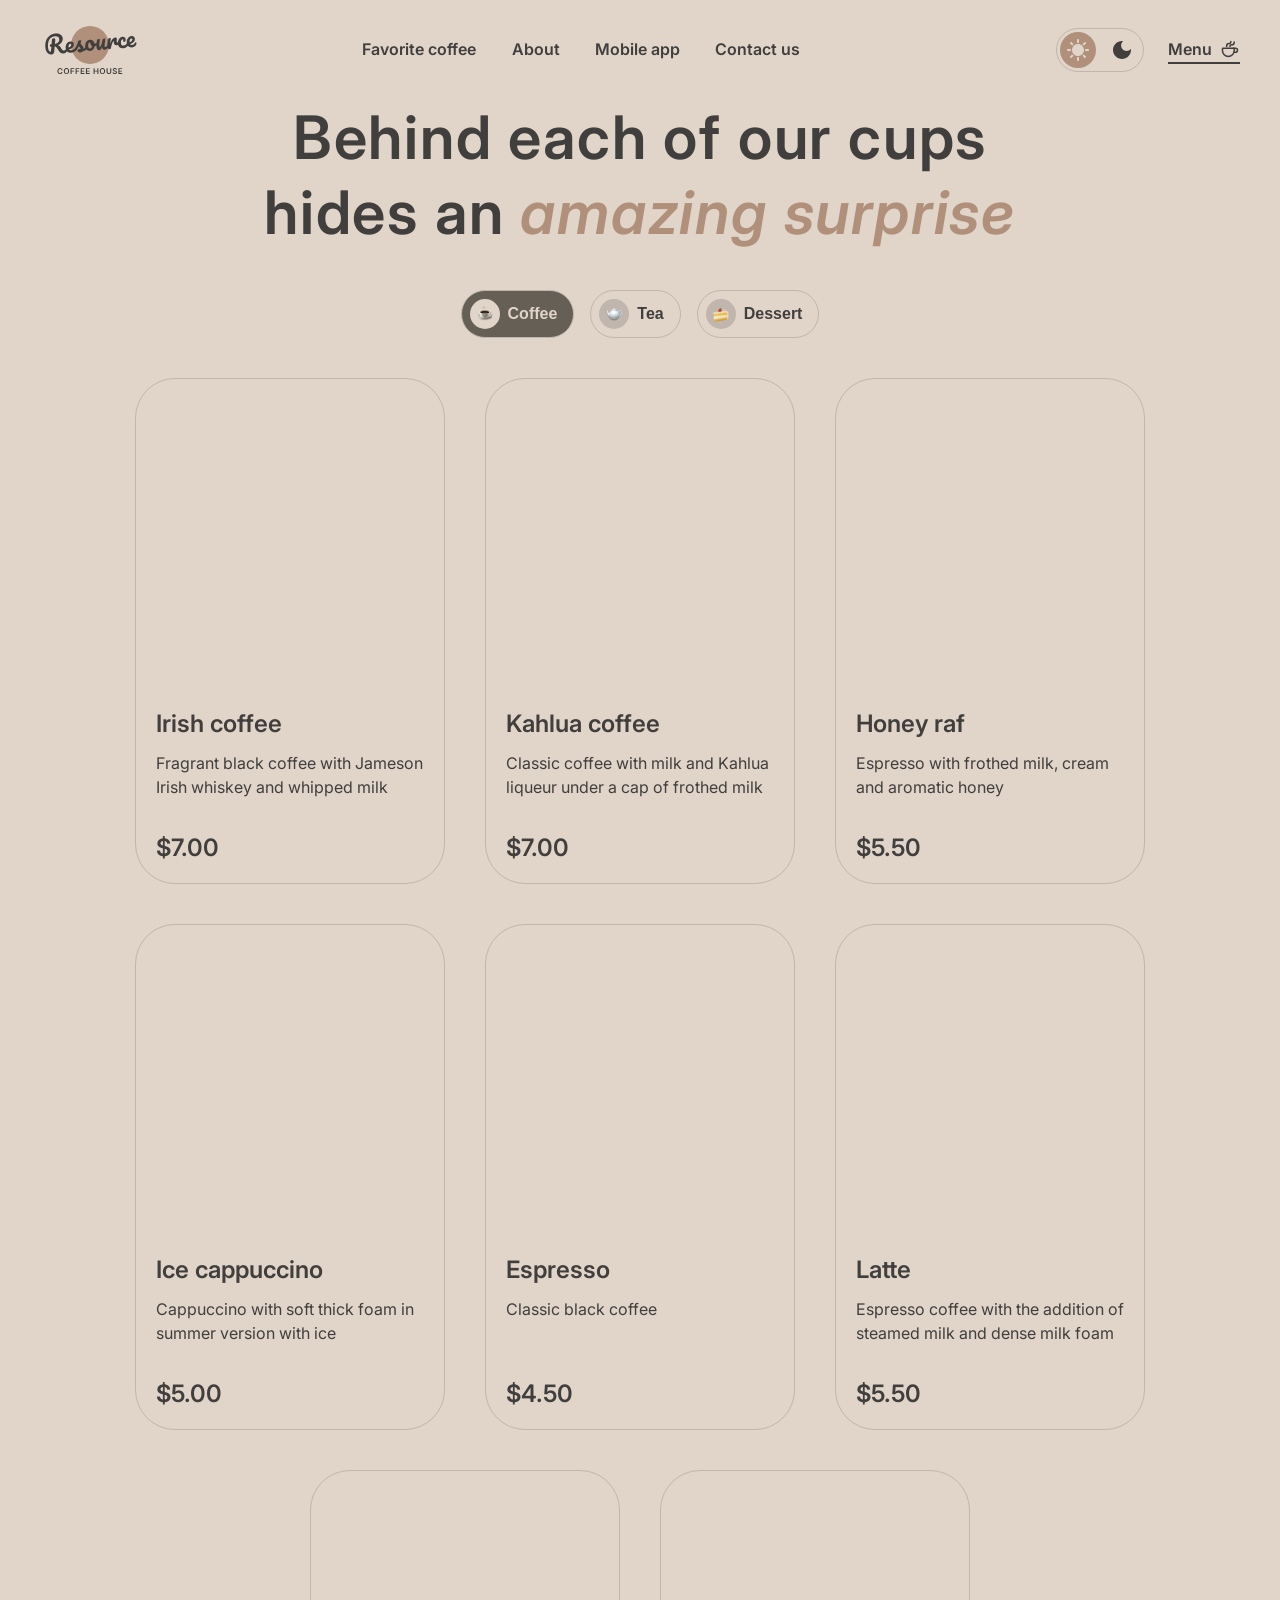
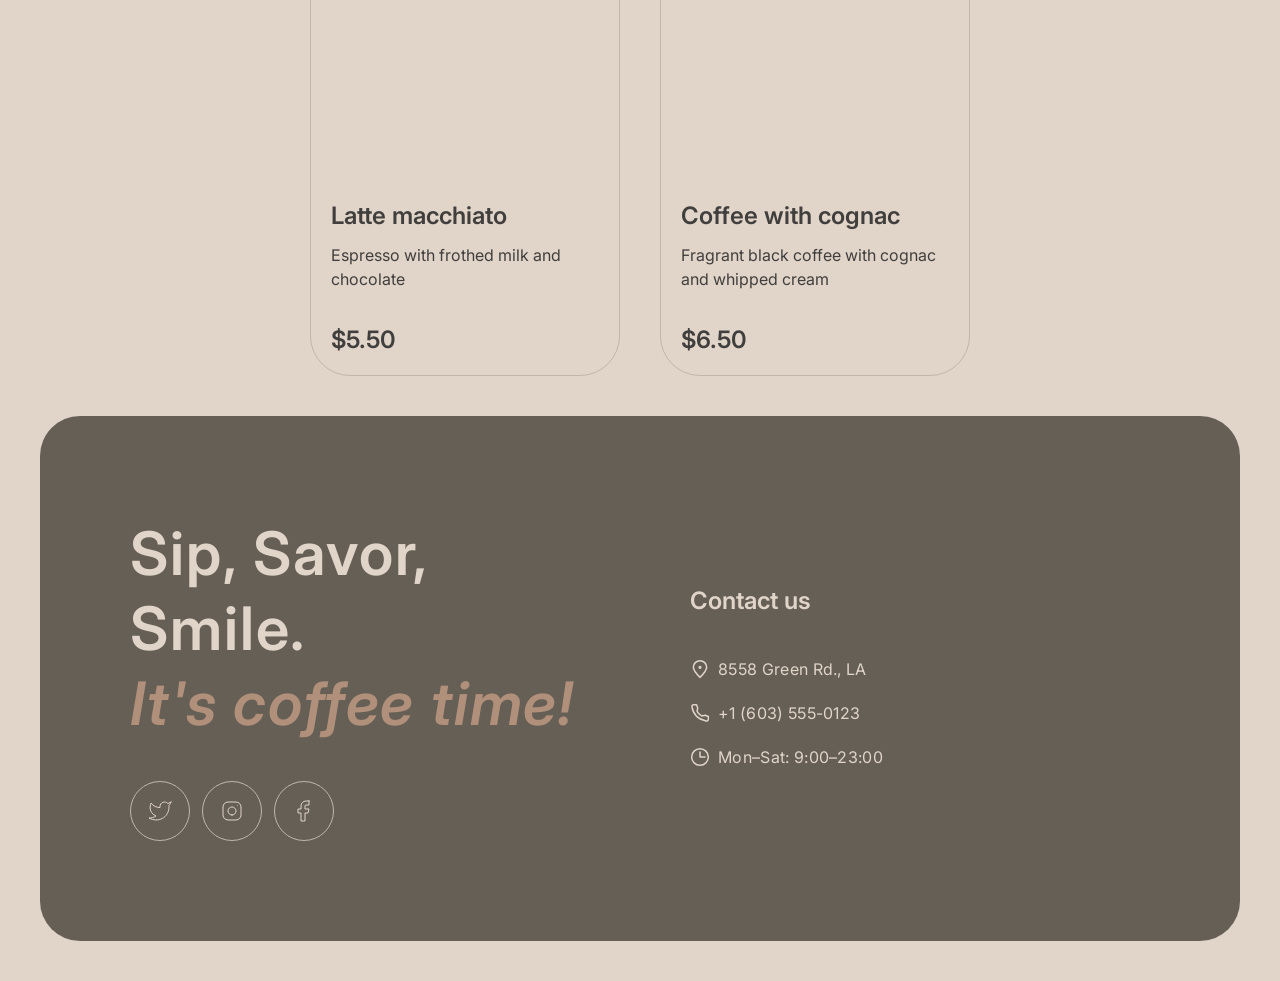
<file: menu.html>
<!DOCTYPE html>
<html lang="en">

<head>
    <meta charset="UTF-8">
    <meta name="viewport" content="width=device-width, initial-scale=1.0">
    <link rel="preconnect" href="https://fonts.googleapis.com">
    <link rel="preconnect" href="https://fonts.gstatic.com" crossorigin>
    <link
        href="https://fonts.googleapis.com/css2?family=Inter:ital,opsz,wght@0,14..32,100..900;1,14..32,100..900&display=swap"
        rel="stylesheet">
    <link rel="icon" href="favicon.ico">
    <title>Coffee House</title>
    <link rel="stylesheet" href="css/base.css">
    <link rel="stylesheet" href="css/layout.css">
    <link rel="stylesheet" href="css/components.css">
    <link rel="stylesheet" href="css/responsive.css">
</head>

<body>
    <!-- ================= HEADER ================= -->
    <header class="header">
        <div class="container header__container">
            <a class="logo" href="index.html">
                <svg width="100" height="60" viewBox="0 0 100 60" fill="none" xmlns="http://www.w3.org/2000/svg">
                    <path
                        d="M69 25C69 35.4934 60.4934 44 50 44C39.5066 44 31 35.4934 31 25C31 14.5066 39.5066 6 50 6C60.4934 6 69 14.5066 69 25Z"
                        fill="#B0907A" />
                    <path
                        d="M95.6784 22.2913C95.8856 22.2732 96.0534 22.3548 96.1817 22.5364C96.326 22.7165 96.4127 22.9739 96.442 23.3086C96.4922 23.8824 96.4 24.3884 96.1652 24.8265C95.7789 25.5509 95.2359 26.1365 94.5362 26.5832C93.8524 27.0285 93.0084 27.295 92.0042 27.3829C90.4741 27.5168 89.2469 27.1664 88.3226 26.3318C87.3969 25.4812 86.8658 24.2749 86.7291 22.7129C86.6329 21.6131 86.7748 20.5727 87.1547 19.5919C87.5333 18.5951 88.1046 17.7822 88.8687 17.1532C89.6487 16.5229 90.5568 16.1623 91.5928 16.0717C92.5173 15.9908 93.2829 16.2049 93.8895 16.714C94.4948 17.2071 94.8386 17.9239 94.9209 18.8643C95.0171 19.9641 94.7016 20.9473 93.9743 21.814C93.2617 22.6633 91.9772 23.4021 90.1208 24.0303C90.5675 24.73 91.2451 25.0401 92.1537 24.9606C92.8072 24.9035 93.3279 24.7053 93.7158 24.3662C94.1197 24.0257 94.5692 23.4725 95.0643 22.7064C95.2346 22.4506 95.4393 22.3122 95.6784 22.2913ZM91.3914 18.4503C90.8016 18.5019 90.3295 18.8885 89.9751 19.6102C89.6365 20.3304 89.5098 21.1767 89.5949 22.149L89.5991 22.1968C90.5199 21.8914 91.2318 21.4918 91.7347 20.9981C92.2376 20.5044 92.4632 19.9626 92.4117 19.3729C92.3852 19.0701 92.2766 18.8386 92.0859 18.6786C91.9098 18.5013 91.6783 18.4252 91.3914 18.4503Z"
                        fill="currentColor" />
                    <path
                        d="M83.2976 28.1446C81.7356 28.2813 80.4779 27.9497 79.5245 27.1497C78.5857 26.3324 78.0529 25.1985 77.926 23.7481C77.813 22.457 77.969 21.303 78.394 20.2861C78.819 19.2692 79.4149 18.4622 80.1818 17.8651C80.9487 17.268 81.7784 16.9304 82.671 16.8523C83.5477 16.7756 84.2481 16.9793 84.7723 17.4635C85.311 17.9303 85.6159 18.5702 85.6871 19.383C85.7456 20.0525 85.6437 20.6316 85.3813 21.1203C85.1348 21.6076 84.7725 21.8722 84.2944 21.9141C83.9915 21.9406 83.7382 21.8904 83.5344 21.7637C83.3465 21.6356 83.2414 21.444 83.2191 21.189C83.2093 21.0774 83.2141 20.9485 83.2334 20.8023C83.2527 20.6561 83.2676 20.5504 83.278 20.4852C83.3367 20.2392 83.357 20.0125 83.3389 19.8053C83.3208 19.5981 83.2511 19.4436 83.1297 19.3418C83.0243 19.2386 82.876 19.1953 82.6847 19.2121C82.3181 19.2441 81.9901 19.4415 81.7006 19.8041C81.4097 20.1508 81.193 20.6114 81.0506 21.186C80.9081 21.7606 80.8661 22.3826 80.9247 23.0521C81.0865 24.901 81.9723 25.7551 83.5821 25.6142C84.2356 25.557 84.9181 25.2805 85.6296 24.7846C86.3556 24.2714 87.0469 23.5444 87.7034 22.6036C87.8752 22.3637 88.0806 22.2333 88.3197 22.2124C88.5269 22.1942 88.6946 22.2759 88.8229 22.4574C88.9672 22.6375 89.054 22.895 89.0832 23.2297C89.1362 23.8354 89.028 24.3427 88.7587 24.7518C88.0904 25.7418 87.2526 26.5378 86.2452 27.1399C85.2524 27.7247 84.2699 28.0596 83.2976 28.1446Z"
                        fill="currentColor" />
                    <path
                        d="M69.549 29.3476C68.9433 29.4006 68.485 29.1195 68.1742 28.5042C67.8794 27.8876 67.6706 26.8779 67.5479 25.4753C67.3666 23.4032 67.4892 21.4089 67.9158 19.4924C68.0188 19.0177 68.2207 18.6627 68.5213 18.4276C68.8365 18.1752 69.289 18.0232 69.8787 17.9716C70.1975 17.9437 70.4242 17.964 70.5586 18.0326C70.6931 18.1011 70.7701 18.2469 70.7897 18.4701C70.812 18.7251 70.7426 19.3094 70.5816 20.2229C70.478 20.8744 70.3993 21.4434 70.3455 21.93C70.2917 22.4165 70.2636 23.0132 70.2612 23.7201C70.6673 22.3033 71.1594 21.136 71.7376 20.2181C72.3158 19.3002 72.8997 18.6308 73.4892 18.2098C74.0947 17.7874 74.6605 17.5532 75.1865 17.5072C76.2225 17.4166 76.7858 17.8893 76.8765 18.9253C76.8946 19.1325 76.8668 19.6409 76.7931 20.4504C76.7214 21.0991 76.6925 21.5032 76.7064 21.6626C76.7552 22.2204 76.9789 22.4819 77.3773 22.4471C77.8236 22.408 78.3668 22.0072 79.0067 21.2445C79.1958 21.0191 79.4019 20.8967 79.6251 20.8772C79.8323 20.8591 80 20.9408 80.1283 21.1223C80.2712 21.2864 80.3559 21.5199 80.3824 21.8228C80.434 22.4125 80.315 22.8887 80.0255 23.2513C79.6197 23.7526 79.1285 24.1971 78.5521 24.5848C77.9903 24.9552 77.3746 25.1697 76.7052 25.2282C75.8604 25.3021 75.196 25.1434 74.7121 24.7521C74.2441 24.3594 73.978 23.7965 73.9139 23.0633C73.8929 22.8242 73.8959 22.583 73.9228 22.3397C73.9268 22.0182 73.9239 21.8016 73.9142 21.69C73.8919 21.435 73.793 21.3151 73.6177 21.3305C73.3786 21.3514 73.0836 21.6503 72.7325 22.2271C72.396 22.7865 72.0748 23.5213 71.7689 24.4314C71.4631 25.3415 71.2332 26.2932 71.0791 27.2864C70.9694 28.0509 70.8068 28.5791 70.5914 28.8709C70.3906 29.1455 70.0431 29.3044 69.549 29.3476Z"
                        fill="currentColor" />
                    <path
                        d="M59.2462 30.2488C58.5289 30.3116 57.9106 30.0364 57.3912 29.4233C56.8863 28.7929 56.5906 27.9836 56.5042 26.9954C56.3996 25.8 56.3838 24.7012 56.4567 23.699C56.5282 22.6809 56.6985 21.5979 56.9675 20.4501C57.085 19.958 57.2782 19.5958 57.547 19.3635C57.8157 19.1312 58.2609 18.9878 58.8826 18.9334C59.2332 18.9028 59.4772 18.9376 59.6145 19.038C59.7677 19.1371 59.8541 19.2981 59.8736 19.5213C59.8847 19.6488 59.8347 20.0868 59.7235 20.8354C59.6157 21.4391 59.5349 21.9842 59.4811 22.4707C59.3088 24.1722 59.247 25.3019 59.2958 25.8598C59.3251 26.1945 59.3859 26.4301 59.4781 26.5666C59.569 26.6871 59.7021 26.7397 59.8774 26.7244C60.1165 26.7035 60.3904 26.4386 60.6993 25.9297C61.024 25.4195 61.3431 24.6608 61.6565 23.6536C61.9859 22.6451 62.2798 21.4148 62.5382 19.9627C62.6239 19.4734 62.7852 19.114 63.0221 18.8845C63.2749 18.6535 63.6643 18.5151 64.1903 18.4691C64.5569 18.437 64.8161 18.4625 64.9679 18.5456C65.1184 18.6127 65.204 18.7658 65.2249 19.0049C65.2598 19.4034 65.1561 20.5127 64.9138 22.3327C64.646 24.412 64.533 25.6907 64.5748 26.1688C64.6013 26.4717 64.686 26.7052 64.8289 26.8694C64.9703 27.0176 65.1447 27.0827 65.3519 27.0645C65.6706 27.0366 66.0285 26.8126 66.4254 26.3924C66.8368 25.9549 67.3708 25.2657 68.0273 24.3249C68.199 24.0851 68.4044 23.9547 68.6435 23.9337C68.8507 23.9156 69.0185 23.9973 69.1468 24.1788C69.291 24.3589 69.3778 24.6163 69.4071 24.9511C69.4629 25.5886 69.3547 26.096 69.0825 26.4731C68.471 27.3779 67.7905 28.1361 67.041 28.7477C66.3074 29.358 65.4385 29.707 64.4343 29.7949C63.6693 29.8618 63.0776 29.6165 62.6594 29.0588C62.2572 28.4997 62.0093 27.6862 61.9159 26.6183C61.7398 27.7259 61.4065 28.5982 60.9162 29.2354C60.4245 29.8566 59.8678 30.1944 59.2462 30.2488Z"
                        fill="currentColor" />
                    <path
                        d="M57.5606 22.8796C57.7678 22.8614 57.9362 22.9511 58.0659 23.1485C58.1956 23.346 58.2744 23.6041 58.3023 23.9229C58.3692 24.688 58.1779 25.1625 57.7282 25.3463C56.8011 25.7647 55.7659 26.048 54.6225 26.1963C54.4367 27.5616 53.9332 28.6898 53.1117 29.5808C52.2888 30.4559 51.3115 30.9429 50.1799 31.0419C49.2235 31.1256 48.3824 30.9663 47.6566 30.564C46.9467 30.1603 46.383 29.5913 45.9654 28.8569C45.5478 28.1225 45.3 27.309 45.2219 26.4164C45.1159 25.205 45.2529 24.1089 45.6328 23.1281C46.0114 22.1313 46.5841 21.3343 47.351 20.7372C48.1165 20.1242 48.9933 19.7744 49.9816 19.688C51.1929 19.582 52.2022 19.9193 53.0093 20.6999C53.8309 21.4632 54.3592 22.453 54.5941 23.6691C55.339 23.5558 56.2177 23.3183 57.23 22.9567C57.3547 22.9136 57.4649 22.8879 57.5606 22.8796ZM50.1494 28.4908C50.6595 28.4462 51.0797 28.2007 51.41 27.7542C51.7563 27.3063 51.959 26.6863 52.0182 25.8941C51.4948 25.6026 51.0739 25.1977 50.7555 24.6795C50.4531 24.1599 50.2754 23.5972 50.2224 22.9916C50.2001 22.7365 50.2017 22.4794 50.2272 22.2202L50.1076 22.2307C49.4701 22.2864 48.9633 22.644 48.5873 23.3032C48.2259 23.9452 48.094 24.824 48.1916 25.9398C48.2683 26.8164 48.4942 27.4712 48.8694 27.9042C49.2605 28.3357 49.6872 28.5313 50.1494 28.4908Z"
                        fill="currentColor" />
                    <path
                        d="M40.3103 32.4354C39.4815 32.508 38.8272 32.3725 38.3474 32.029C37.8836 31.6841 37.6307 31.2726 37.5889 30.7944C37.5527 30.38 37.6727 30.0081 37.9491 29.6787C38.2254 29.3494 38.6584 29.1589 39.2482 29.1073C39.4554 29.0892 39.6966 29.0922 39.9717 29.1163C40.2614 29.1231 40.4787 29.1282 40.6235 29.1316C40.5713 28.7185 40.4415 28.3364 40.2341 27.9851C40.0427 27.6325 39.8048 27.3 39.5205 26.9876C39.2348 26.6592 38.9692 26.3773 38.7237 26.1418C38.3119 27.1254 37.8861 27.9497 37.4464 28.6145C37.0226 29.278 36.5482 29.9137 36.0232 30.5218C35.7614 30.8338 35.4711 31.0038 35.1523 31.0316C34.8973 31.054 34.6824 30.9844 34.5077 30.823C34.3316 30.6457 34.2316 30.4216 34.2079 30.1506C34.1801 29.8318 34.2658 29.5272 34.4653 29.2367L34.7426 28.827C35.5244 27.6664 36.1078 26.7159 36.4928 25.9756C36.7233 25.4896 36.9884 24.8481 37.288 24.0509C37.5863 23.2379 37.8745 22.4016 38.1527 21.542C38.3942 20.8142 38.9931 20.4085 39.9494 20.3248C40.3957 20.2858 40.71 20.2984 40.8923 20.3628C41.0746 20.4271 41.1734 20.547 41.1888 20.7223C41.1971 20.8179 41.1785 20.9722 41.1329 21.1849C41.0873 21.3977 41.0177 21.6126 40.9243 21.8296C40.6876 22.4285 40.5867 22.9272 40.6215 23.3257C40.6424 23.5647 40.7451 23.8208 40.9296 24.0937C41.1301 24.3653 41.4244 24.7009 41.8127 25.1006C42.3814 25.7254 42.8141 26.2657 43.111 26.7216C43.4224 27.1601 43.6025 27.6583 43.6513 28.2162C43.6652 28.3756 43.6688 28.6001 43.662 28.8898C44.4166 28.5187 45.2626 27.6335 46.2003 26.2345C46.372 25.9946 46.5774 25.8642 46.8165 25.8433C47.0237 25.8252 47.1915 25.9069 47.3198 26.0884C47.464 26.2685 47.5508 26.5259 47.5801 26.8606C47.6331 27.4663 47.5249 27.9737 47.2555 28.3827C46.545 29.4407 45.8392 30.185 45.1381 30.6158C44.4515 31.0292 43.5756 31.2985 42.5105 31.4238C41.9204 32.0215 41.187 32.3587 40.3103 32.4354Z"
                        fill="currentColor" />
                    <path
                        d="M36.6161 26.7357C36.8233 26.7175 36.9911 26.7992 37.1194 26.9807C37.2636 27.1608 37.3504 27.4183 37.3797 27.753C37.4355 28.3905 37.3273 28.8979 37.0551 29.2751C36.5281 30.0439 35.7492 30.7786 34.7183 31.4791C33.7034 32.1782 32.5823 32.5815 31.355 32.6888C29.6814 32.8353 28.3426 32.4947 27.3386 31.667C26.3347 30.8394 25.7637 29.6365 25.6256 28.0586C25.5294 26.9588 25.6713 25.9185 26.0512 24.9376C26.4298 23.9408 27.0011 23.1279 27.7652 22.4989C28.5452 21.8686 29.4533 21.508 30.4893 21.4174C31.4138 21.3365 32.1793 21.5506 32.786 22.0597C33.3913 22.5528 33.7351 23.2696 33.8173 24.21C33.9136 25.3098 33.5981 26.293 32.8708 27.1597C32.1581 28.009 30.8816 28.7471 29.0412 29.3739C29.5039 30.0722 30.293 30.3726 31.4088 30.275C32.126 30.2122 32.9173 29.894 33.7826 29.3204C34.6625 28.7295 35.4016 27.9983 35.9999 27.1269C36.1716 26.887 36.377 26.7566 36.6161 26.7357ZM30.2878 23.796C29.6981 23.8476 29.226 24.2342 28.8715 24.9559C28.533 25.6761 28.4063 26.5224 28.4914 27.4947L28.4955 27.5425C29.4164 27.2371 30.1283 26.8375 30.6312 26.3438C31.1341 25.8501 31.3597 25.3083 31.3081 24.7186C31.2816 24.4158 31.1731 24.1843 30.9824 24.0243C30.8063 23.847 30.5747 23.7709 30.2878 23.796Z"
                        fill="currentColor" />
                    <path
                        d="M27.6906 27.5167C27.8978 27.4986 28.0656 27.5803 28.1939 27.7618C28.3382 27.9419 28.4249 28.1993 28.4542 28.5341C28.5086 29.1557 28.4004 29.6631 28.1296 30.0561C27.4454 31.0476 26.7351 31.8324 25.9987 32.4108C25.261 32.9733 24.3581 33.3012 23.2902 33.3946C22.2541 33.4853 21.3451 33.2837 20.5631 32.79C19.797 32.2949 19.028 31.3985 18.256 30.1009C17.6351 29.063 17.151 28.3023 16.8035 27.8188C16.4547 27.3193 16.119 26.9712 15.7967 26.7745C15.4903 26.5765 15.1198 26.4724 14.6852 26.4622C14.6508 26.8025 14.5595 27.8705 14.4114 29.6663C14.3537 30.4744 14.3165 30.9675 14.3 31.1456C14.2256 32.1319 13.9724 32.9089 13.5402 33.4767C13.1067 34.0286 12.4038 34.3471 11.4315 34.4321C10.3636 34.5256 9.38799 34.2977 8.50477 33.7486C7.63609 33.1822 6.9298 32.3606 6.38589 31.2839C5.84059 30.1913 5.50518 28.9277 5.37968 27.4932C5.1454 24.8154 5.40544 22.4638 6.15978 20.4383C6.93006 18.4115 8.10738 16.8148 9.69174 15.6483C11.2906 14.4644 13.1899 13.7763 15.3895 13.5838C16.9196 13.45 18.223 13.5688 19.2994 13.9404C20.3759 14.312 21.1968 14.8826 21.762 15.6523C22.3432 16.4206 22.6784 17.3148 22.7676 18.3349C22.8457 19.2275 22.7073 20.1229 22.3522 21.0213C22.0117 21.9023 21.4476 22.7066 20.66 23.434C19.8724 24.1614 18.8869 24.7375 17.7034 25.1622C18.4866 25.3025 19.1057 25.5856 19.5605 26.0116C20.0154 26.4376 20.4891 27.0787 20.9816 27.9351C21.5115 28.8524 22.0112 29.5153 22.4806 29.924C22.966 30.3312 23.4955 30.5098 24.0693 30.4596C24.5794 30.4149 25.0509 30.205 25.4838 29.8299C25.9154 29.4388 26.4456 28.7981 27.0744 27.9079C27.2461 27.6681 27.4515 27.5377 27.6906 27.5167ZM11.3837 26.727C10.8418 26.7744 10.4561 26.6797 10.2266 26.4428C10.013 26.2045 9.89225 25.9259 9.86436 25.6071C9.8309 25.2246 9.92394 24.9113 10.1435 24.6672C10.379 24.4218 10.6562 24.2851 10.9749 24.2572L11.5727 24.2049C11.691 22.6206 11.8123 21.2528 11.9364 20.1016C12.053 19.0474 12.6771 18.4708 13.8088 18.3718C14.7173 18.2923 15.2071 18.659 15.2782 19.4719C15.2936 19.6473 15.2975 19.7835 15.2899 19.8805L14.9199 23.9121C15.7764 23.789 16.5393 23.5134 17.2085 23.0855C17.8937 22.6561 18.4149 22.0966 18.7722 21.4068C19.1454 20.7156 19.2957 19.9556 19.2232 19.1268C19.1353 18.1226 18.7236 17.3636 17.988 16.8498C17.2524 16.3359 16.2232 16.1369 14.9002 16.2526C13.3382 16.3893 12.0016 16.8997 10.8904 17.7839C9.79381 18.6508 8.98568 19.8779 8.46605 21.4653C7.94503 23.0366 7.78003 24.9142 7.97108 27.0978C8.06033 28.1179 8.24063 28.9855 8.51198 29.7006C8.78334 30.4157 9.08648 30.9432 9.42139 31.2834C9.75631 31.6235 10.0592 31.7817 10.3302 31.7579C10.5374 31.7398 10.6957 31.6216 10.8051 31.4032C10.9304 31.1834 11.0127 30.839 11.052 30.3698L11.3837 26.727Z"
                        fill="currentColor" />
                    <path
                        d="M78.4023 54.0001V48.1819H82.1864V49.0654H79.4563V50.645H81.9904V51.5285H79.4563V53.1165H82.2092V54.0001H78.4023Z"
                        fill="currentColor" />
                    <path
                        d="M75.9698 49.7813C75.9433 49.5332 75.8316 49.34 75.6346 49.2017C75.4395 49.0635 75.1857 48.9943 74.8732 48.9943C74.6535 48.9943 74.4651 49.0275 74.3079 49.0938C74.1507 49.1601 74.0304 49.25 73.9471 49.3637C73.8638 49.4773 73.8211 49.607 73.8192 49.7529C73.8192 49.8741 73.8467 49.9792 73.9016 50.0682C73.9585 50.1572 74.0352 50.233 74.1317 50.2955C74.2283 50.3561 74.3353 50.4072 74.4528 50.4489C74.5702 50.4906 74.6886 50.5256 74.8079 50.554L75.3533 50.6904C75.573 50.7415 75.7842 50.8106 75.9869 50.8977C76.1914 50.9849 76.3742 51.0947 76.5352 51.2273C76.698 51.3599 76.8268 51.5199 76.9215 51.7074C77.0162 51.8949 77.0636 52.1146 77.0636 52.3665C77.0636 52.7074 76.9764 53.0076 76.8022 53.2671C76.628 53.5246 76.3761 53.7263 76.0465 53.8722C75.7189 54.0161 75.3221 54.0881 74.8562 54.0881C74.4035 54.0881 74.0105 54.018 73.6772 53.8779C73.3458 53.7377 73.0863 53.5332 72.8988 53.2642C72.7132 52.9953 72.6128 52.6676 72.5977 52.2813H73.6346C73.6497 52.4839 73.7122 52.6525 73.8221 52.787C73.9319 52.9214 74.0749 53.0218 74.2511 53.0881C74.4291 53.1544 74.628 53.1875 74.8477 53.1875C75.0768 53.1875 75.2776 53.1534 75.4499 53.0852C75.6242 53.0152 75.7605 52.9186 75.859 52.7955C75.9575 52.6705 76.0077 52.5246 76.0096 52.358C76.0077 52.2065 75.9632 52.0815 75.8761 51.983C75.7889 51.8826 75.6668 51.7993 75.5096 51.733C75.3543 51.6648 75.1725 51.6042 74.9641 51.5512L74.3022 51.3807C73.823 51.2576 73.4442 51.071 73.1658 50.821C72.8893 50.5692 72.7511 50.2349 72.7511 49.8182C72.7511 49.4754 72.8439 49.1752 73.0295 48.9176C73.217 48.6601 73.4717 48.4602 73.7937 48.3182C74.1156 48.1743 74.4802 48.1023 74.8874 48.1023C75.3003 48.1023 75.6621 48.1743 75.9727 48.3182C76.2852 48.4602 76.5304 48.6582 76.7085 48.912C76.8865 49.1638 76.9783 49.4536 76.984 49.7813H75.9698Z"
                        fill="currentColor" />
                    <path
                        d="M70.2086 48.1819H71.2626V51.983C71.2626 52.3997 71.1641 52.7662 70.9672 53.0825C70.7721 53.3987 70.4975 53.6459 70.1433 53.8239C69.7891 54.0001 69.3753 54.0881 68.9018 54.0881C68.4264 54.0881 68.0117 54.0001 67.6575 53.8239C67.3033 53.6459 67.0287 53.3987 66.8336 53.0825C66.6386 52.7662 66.541 52.3997 66.541 51.983V48.1819H67.595V51.895C67.595 52.1374 67.648 52.3533 67.7541 52.5427C67.862 52.7321 68.0136 52.8807 68.2086 52.9887C68.4037 53.0948 68.6348 53.1478 68.9018 53.1478C69.1689 53.1478 69.3999 53.0948 69.595 52.9887C69.792 52.8807 69.9435 52.7321 70.0495 52.5427C70.1556 52.3533 70.2086 52.1374 70.2086 51.895V48.1819Z"
                        fill="currentColor" />
                    <path
                        d="M65.1435 51.0909C65.1435 51.7178 65.026 52.2548 64.7912 52.7017C64.5582 53.1468 64.2401 53.4877 63.8366 53.7245C63.4351 53.9612 62.9796 54.0796 62.4702 54.0796C61.9607 54.0796 61.5043 53.9612 61.1009 53.7245C60.6993 53.4858 60.3812 53.144 60.1463 52.6989C59.9134 52.2519 59.7969 51.7159 59.7969 51.0909C59.7969 50.464 59.9134 49.9281 60.1463 49.483C60.3812 49.036 60.6993 48.6942 61.1009 48.4574C61.5043 48.2207 61.9607 48.1023 62.4702 48.1023C62.9796 48.1023 63.4351 48.2207 63.8366 48.4574C64.2401 48.6942 64.5582 49.036 64.7912 49.483C65.026 49.9281 65.1435 50.464 65.1435 51.0909ZM64.0838 51.0909C64.0838 50.6496 64.0147 50.2775 63.8764 49.9745C63.7401 49.6695 63.5507 49.4394 63.3082 49.2841C63.0658 49.1269 62.7865 49.0483 62.4702 49.0483C62.1539 49.0483 61.8745 49.1269 61.6321 49.2841C61.3897 49.4394 61.1993 49.6695 61.0611 49.9745C60.9247 50.2775 60.8565 50.6496 60.8565 51.0909C60.8565 51.5322 60.9247 51.9053 61.0611 52.2102C61.1993 52.5133 61.3897 52.7434 61.6321 52.9006C61.8745 53.0559 62.1539 53.1335 62.4702 53.1335C62.7865 53.1335 63.0658 53.0559 63.3082 52.9006C63.5507 52.7434 63.7401 52.5133 63.8764 52.2102C64.0147 51.9053 64.0838 51.5322 64.0838 51.0909Z"
                        fill="currentColor" />
                    <path
                        d="M53.5918 54.0001V48.1819H54.6458V50.645H57.3418V48.1819H58.3986V54.0001H57.3418V51.5285H54.6458V54.0001H53.5918Z"
                        fill="currentColor" />
                    <path
                        d="M45.9492 54.0001V48.1819H49.7333V49.0654H47.0032V50.645H49.5373V51.5285H47.0032V53.1165H49.756V54.0001H45.9492Z"
                        fill="currentColor" />
                    <path
                        d="M40.6895 54.0001V48.1819H44.4735V49.0654H41.7434V50.645H44.2775V51.5285H41.7434V53.1165H44.4963V54.0001H40.6895Z"
                        fill="currentColor" />
                    <path
                        d="M35.6016 54.0001V48.1819H39.3288V49.0654H36.6555V50.645H39.0732V51.5285H36.6555V54.0001H35.6016Z"
                        fill="currentColor" />
                    <path
                        d="M30.5137 54.0001V48.1819H34.2409V49.0654H31.5676V50.645H33.9853V51.5285H31.5676V54.0001H30.5137Z"
                        fill="currentColor" />
                    <path
                        d="M29.1181 51.0909C29.1181 51.7178 29.0007 52.2548 28.7658 52.7017C28.5328 53.1468 28.2147 53.4877 27.8113 53.7245C27.4097 53.9612 26.9542 54.0796 26.4448 54.0796C25.9353 54.0796 25.4789 53.9612 25.0755 53.7245C24.6739 53.4858 24.3558 53.144 24.1209 52.6989C23.888 52.2519 23.7715 51.7159 23.7715 51.0909C23.7715 50.464 23.888 49.9281 24.1209 49.483C24.3558 49.036 24.6739 48.6942 25.0755 48.4574C25.4789 48.2207 25.9353 48.1023 26.4448 48.1023C26.9542 48.1023 27.4097 48.2207 27.8113 48.4574C28.2147 48.6942 28.5328 49.036 28.7658 49.483C29.0007 49.9281 29.1181 50.464 29.1181 51.0909ZM28.0584 51.0909C28.0584 50.6496 27.9893 50.2775 27.851 49.9745C27.7147 49.6695 27.5253 49.4394 27.2828 49.2841C27.0404 49.1269 26.7611 49.0483 26.4448 49.0483C26.1285 49.0483 25.8491 49.1269 25.6067 49.2841C25.3643 49.4394 25.1739 49.6695 25.0357 49.9745C24.8993 50.2775 24.8311 50.6496 24.8311 51.0909C24.8311 51.5322 24.8993 51.9053 25.0357 52.2102C25.1739 52.5133 25.3643 52.7434 25.6067 52.9006C25.8491 53.0559 26.1285 53.1335 26.4448 53.1335C26.7611 53.1335 27.0404 53.0559 27.2828 52.9006C27.5253 52.7434 27.7147 52.5133 27.851 52.2102C27.9893 51.9053 28.0584 51.5322 28.0584 51.0909Z"
                        fill="currentColor" />
                    <path
                        d="M22.5536 50.1449H21.4911C21.4608 49.9707 21.4049 49.8163 21.3235 49.6818C21.2421 49.5455 21.1407 49.4299 21.0195 49.3352C20.8983 49.2406 20.7601 49.1695 20.6048 49.1222C20.4513 49.0729 20.2856 49.0483 20.1076 49.0483C19.7913 49.0483 19.511 49.1279 19.2667 49.287C19.0224 49.4442 18.8311 49.6752 18.6928 49.9801C18.5546 50.2832 18.4854 50.6534 18.4854 51.0909C18.4854 51.536 18.5546 51.911 18.6928 52.2159C18.833 52.519 19.0243 52.7481 19.2667 52.9034C19.511 53.0568 19.7904 53.1335 20.1048 53.1335C20.279 53.1335 20.4419 53.1108 20.5934 53.0654C20.7468 53.018 20.8841 52.9489 21.0053 52.858C21.1284 52.7671 21.2317 52.6553 21.315 52.5227C21.4002 52.3902 21.4589 52.2387 21.4911 52.0682L22.5536 52.0739C22.5138 52.3504 22.4277 52.6099 22.2951 52.8523C22.1644 53.0947 21.993 53.3087 21.7809 53.4943C21.5688 53.6781 21.3207 53.822 21.0366 53.9262C20.7525 54.0284 20.4371 54.0796 20.0906 54.0796C19.5792 54.0796 19.1228 53.9612 18.7212 53.7245C18.3197 53.4877 18.0034 53.1459 17.7724 52.6989C17.5413 52.2519 17.4258 51.7159 17.4258 51.0909C17.4258 50.464 17.5423 49.9281 17.7752 49.483C18.0082 49.036 18.3254 48.6942 18.7269 48.4574C19.1284 48.2207 19.583 48.1023 20.0906 48.1023C20.4144 48.1023 20.7156 48.1477 20.994 48.2387C21.2724 48.3296 21.5205 48.4631 21.7383 48.6392C21.9561 48.8135 22.1351 49.0275 22.2752 49.2813C22.4173 49.5332 22.5101 49.821 22.5536 50.1449Z"
                        fill="currentColor" />
                </svg>
            </a>
            <nav class="navigation">
                <ul class="navigation__list" id="navigation-list">
                    <li class="navigation__item">
                        <a class="navigation__link" href="index.html#favorite">
                            Favorite coffee
                        </a>
                    </li>
                    <li class="navigation__item">
                        <a class="navigation__link" href="index.html#about">
                            About
                        </a>
                    </li>
                    <li class="navigation__item">
                        <a class="navigation__link" href="index.html#mobile-app">
                            Mobile app
                        </a>
                    </li>
                    <li class="navigation__item">
                        <a class="navigation__link" href="#contacts">
                            Contact us
                        </a>
                    </li>
                    <li class="navigation__item navigation__item--menu">
                        <a class="navigation__link navigation__link--menu" href="menu.html" aria-current="page">
                            <span>Menu</span>
                            <svg class="icon" width="40" height="40" aria-hidden="true">
                                <use href="./assets/svg/sprites.svg#cup-icon"></use>
                            </svg>
                        </a>
                    </li>
                </ul>
            </nav>
            <div class="header__actions">
                <div class="theme-switcher">
                    <button class="theme-switcher__button theme-switcher__button--sun" type="button"
                        aria-label="Light theme">
                        <svg class="icon" width="22" height="22" aria-hidden="true">
                            <use href="./assets/svg/sprites.svg#sun-icon"></use>
                        </svg>
                    </button>
                    <button class="theme-switcher__button theme-switcher__button--moon" type="button"
                        aria-label="Dark theme">
                        <svg class="icon" width="18" height="18" aria-hidden="true">
                            <use href="./assets/svg/sprites.svg#moon-icon"></use>
                        </svg>
                    </button>
                </div>
                <button class="burger header__burger" type="button" aria-label="Open menu" aria-expanded="false"
                    aria-controls="navigation-list">
                    <span class="burger__inner">
                        <span class="burger__line"></span>
                        <span class="burger__line"></span>
                    </span>
                </button>
                <a class="menu-link menu-link--active" href="menu.html">
                    <span>Menu</span>
                    <svg class="icon" width="20" height="20" aria-hidden="true">
                        <use href="./assets/svg/sprites.svg#cup-icon"></use>
                    </svg>
                </a>
            </div>
        </div>
    </header>

    <!-- ================= MAIN ================= -->
    <main class="main">

        <!-- MENU -->

        <section class="menu">
            <div class="container menu__container">
                <div class="menu__header">
                    <h1 class="section-title menu__title">
                        Behind each of our cups hides an
                        <span class="accent">amazing surprise</span>
                    </h1>
                    <div class="menu__categories">
                        <button class="category-button category-button--active" type="button" data-category="coffee"
                            aria-pressed="true">
                            <span class="category-button__content">
                                <span class="icon-wrapper">
                                    <img src="./assets/icons/coffee.png" alt="">
                                </span>
                                <span>Coffee</span>
                            </span>
                        </button>

                        <button class="category-button" type="button" data-category="tea" aria-pressed="false">
                            <span class="category-button__content">
                                <span class="icon-wrapper">
                                    <img src="./assets/icons/tea.png" alt="">
                                </span>
                                <span>Tea</span>
                            </span>
                        </button>

                        <button class="category-button" type="button" data-category="dessert" aria-pressed="false">
                            <span class="category-button__content">
                                <span class="icon-wrapper">
                                    <img src="./assets/icons/dessert.png" alt="">
                                </span>
                                <span>Dessert</span>
                            </span>
                        </button>
                    </div>
                </div>

                <div class="menu__grid"></div>
                <button class="menu__more" type="button" aria-label="Show more" hidden>
                    <svg width="24" height="24" viewBox="0 0 24 24" fill="none" xmlns="http://www.w3.org/2000/svg">
                        <path
                            d="M21.8883 13.5C21.1645 18.3113 17.013 22 12 22C6.47715 22 2 17.5228 2 12C2 6.47715 6.47715 2 12 2C16.1006 2 19.6248 4.46819 21.1679 8"
                            stroke="currentColor" stroke-linecap="round" stroke-linejoin="round" />
                        <path d="M17 8H21.4C21.7314 8 22 7.73137 22 7.4V3" stroke="currentColor" stroke-linecap="round"
                            stroke-linejoin="round" />
                    </svg>
                </button>
            </div>
        </section>
    </main>

    <!-- ================= FOOTER ================= -->
    <footer class="footer" id="contacts">
        <div class="container footer__container">
            <div class="footer__content">
                <div class="title-wrapper">
                    <p class="footer__title">
                        Sip, Savor, Smile.
                    </p>
                    <p class="footer__subtitle">
                        It's coffee time!
                    </p>
                </div>
                <ul class="socials">
                    <li>
                        <a class="socials__link" href="#" aria-label="Twitter">
                            <svg class="icon" width="24" height="24" aria-hidden="true">
                                <use href="./assets/svg/sprites.svg#twitter-icon"></use>
                            </svg>
                        </a>
                    </li>
                    <li>
                        <a class="socials__link" href="#" aria-label="Instagram">
                            <svg class="icon" width="24" height="24" aria-hidden="true">
                                <use href="./assets/svg/sprites.svg#instagram-icon"></use>
                            </svg>
                        </a>
                    </li>
                    <li>
                        <a class="socials__link" href="#" aria-label="Facebook">
                            <svg class="icon" width="24" height="24" aria-hidden="true">
                                <use href="./assets/svg/sprites.svg#facebook-icon"></use>
                            </svg>
                        </a>
                    </li>
                </ul>
            </div>
            <div class="footer__contacts">
                <h2 class="contacts__title">
                    Contact us
                </h2>
                <div class="contacts-list">
                    <a class="contacts-item contacts-item--link" href="https://maps.app.goo.gl/XmhVyZSKtxiTYoj46"
                        target="_blank">
                        <img class="contacts-icon" src="./assets/icons/location.svg" alt="">
                        <span>8558 Green Rd., LA</span>
                    </a>
                    <a class="contacts-item contacts-item--link" href="tel:+16035550123">
                        <img class="contacts-icon" src="./assets/icons/phone.svg" alt="">
                        <span>+1 (603) 555-0123</span>
                    </a>
                    <div class="contacts-item">
                        <img class="contacts-icon" src="./assets/icons/clock.svg" alt="">
                        <span>Mon–Sat: 9:00–23:00</span>
                    </div>
                </div>
            </div>
        </div>
    </footer>
    <script type="module" src="./js/main.js"></script>
    <script type="module" src="./js/pages/menu.js"></script>
</body>

</html>
</file>
<file: css/base.css>
:root {
  --color-background-page: #E1D4C9;
  --color-background-container: #665F55;
  --color-background-overlay: #403F3DCC;
  --color-background-modal:  #E1D4C9;
  --color-background-modal-control: #665F55; 
  --color-text-primary: #403F3D;
  --color-text-inverse: #E1D4C9;
  --color-text-accent: #B0907A;
  --color-border-primary: #C1B6AD;
  --color-border-inverse: #665F55;

  --font-main: "Inter", sans-serif;
}

:root[theme='dark'] {
  --color-background-page: #292826;
  --color-background-container: #403F3D;
  --color-background-overlay: #292826CC;
  --color-background-modal: #403F3D;
  --color-background-modal-control: #292826; 
  --color-text-primary: #E1D4C9;
  --color-text-inverse: #E1D4C9;
  --color-text-accent: #B0907A;
  --color-border-primary: #665F55;
  --color-border-inverse: #C1B6AD;

  --font-main: "Inter", sans-serif;
}

*,
*::before,
*::after {
  box-sizing: border-box;
}

html {
  scroll-behavior: smooth;
}

html:has(dialog[open]) {
  overflow: hidden;
}

body {
  margin: 0;
  padding: 0;
  font-family: var(--font-main);
  background-color: var(--color-background-page);
}

h1,
h2,
h3,
h4,
p {
  margin: 0;
}

a {
  color: inherit;
  text-decoration: none;
  margin: 0;
}

img {
  display: block;
  max-width: 100%;
  height: auto;
}

ul,
ol {
  margin: 0;
  padding: 0;
  list-style: none;
}
</file>
<file: css/layout.css>
.container {
  margin-inline: auto;
  width: 100%;
}

.header {
  min-height: 60px;
  margin-block: 20px;
}

.header__container {
  display: flex;
  align-items: center;
  justify-content: space-between;
  padding-inline: clamp(1rem, -0.469rem + 6.186vw, 2.5rem);
  gap: 40px;
  max-width: 1440px;
}

.main,
.footer {
  max-width: 1440px;
  margin-inline: auto;
  width: 100%;
  padding-inline: clamp(1rem, -0.469rem + 6.186vw, 2.5rem);
}

.footer {
  margin-bottom: 40px;
}

.footer__container {
  display: flex;
  flex-direction: column;
  justify-content: center;
  gap: clamp(2.5rem, -1.173rem + 15.464vw, 6.25rem);
  background-color: var(--color-background-container);
  color: var(--color-text-inverse);
  border-radius: 40px;
  max-width: 1440px;
  padding-block: clamp(3.75rem, 2.854rem + 3.774vw, 6.25rem); 
  padding-inline: clamp(1rem, -1.693rem + 11.34vw, 3.75rem);
}
</file>
<file: css/components.css>
.logo {
  display: flex;
  align-items: center;
  flex-shrink: 0;
}

.logo svg {
  color: var(--color-text-primary);
}

.navigation__list {
  position: fixed;
  top: 98px;
  right: 0;
  width: 100%;
  height: calc(100dvh - 98px);
  padding-block: clamp(3.75rem, -6.166rem + 41.753vw, 13.875rem);
  overflow-y: auto;
  display: flex;
  flex-direction: column;
  align-items: center;
  justify-content: safe center;
  gap: 60px;
  color: var(--color-text-primary);
  background-color: var(--color-background-page);
  transform: translateX(100%);
  visibility: hidden;
  transition:
    transform 0.4s ease,
    visibility 0.4s;
  z-index: 1;
}

.navigation__list--open {
  transform: translateX(0);
  visibility: visible;
}

.navigation__item--menu {
  margin-top: 40px;
}

.navigation__link--menu {
  gap: 16px;
}

.navigation__link--menu:hover,
.navigation__link--menu--active {
  border-color: var(--color-text-primary);
}

.navigation__icon {
  width: 40px;
  height: 40px;
  flex-shrink: 0;
}

.navigation__icon path {
  stroke-width: 1;
}

.navigation__link {
  display: inline-flex;
  align-items: center;
  height: 40px;
  font-size: 2rem;
  font-weight: 600;
  line-height: 1.25;
  border-bottom: 2px solid transparent;
  transition: border-color 0.3s ease;
}

.navigation__link:hover,
.navigation__link[aria-current='page'] {
  border-color: var(--color-text-primary);
}

.header__actions {
  display: flex;
  align-items: center;
  gap: 24px;
}

.theme-switcher {
  width: 104px;
  height: 52px;
  padding: 4px;
  display: flex;
  align-items: center;
  justify-content: center;
  gap: 8px;
  border: 1px solid var(--color-border-primary);
  border-radius: 100px;
}

.theme-switcher__button {
  flex: 0 0 44px;
  height: 44px;
  display: flex;
  align-items: center;
  justify-content: center;
  border-radius: 50%;
  border: none;
  color: var(--color-text-primary);
  background-color: transparent;
  cursor: pointer;
  transition:
    background-color 0.3s ease,
    color 0.3s ease;
}

.theme-switcher__button--sun {
  color: var(--color-text-inverse);
  background-color: var(--color-text-accent);
}

.theme-switcher__button--moon {
  color: var(--color-text-primary);
  background-color: transparent;
}

.theme-switcher__button--moon:hover {
  color: var(--color-text-inverse);
  background-color: var(--color-border-inverse);
}

:root[theme='dark'] .theme-switcher__button--sun {
  color: var(--color-text-primary);
  background-color: transparent;
}

:root[theme='dark'] .theme-switcher__button--moon {
  color: var(--color-text-inverse);
  background-color: var(--color-text-accent);
}

:root[theme='dark'] .theme-switcher__button--sun:hover {
  color: var(--color-text-primary);
  background-color: var(--color-background-container);
}

.burger {
  display: flex;
  width: 44px;
  height: 44px;
  padding: 0;
  background: none;
  border: 1px solid var(--color-border-inverse);
  border-radius: 50%;
  cursor: pointer;
  justify-content: center;
  align-items: center;
}

.burger__inner {
  position: relative;
  width: 16px;
  height: 8px;
}

.burger__line {
  position: absolute;
  right: 0;
  width: 16px;
  height: 1px;
  background-color: var(--color-text-primary);
  border-radius: 1px;
  transition:
    transform 0.35s ease,
    top 0.35s ease;
  transform-origin: center;
}

.burger__line:first-child {
  top: 0;
}

.burger__line:last-child {
  top: calc(100% - 1px);
}

.burger--active .burger__line:first-child {
  top: 50%;
  transform: translateY(-50%) rotate(45deg);
}

.burger--active .burger__line:last-child {
  top: 50%;
  transform: translateY(-50%) rotate(-45deg);
}

.menu-open {
  overflow: hidden;
}

.menu-link {
  display: none;
}

/* ================= MAIN PAGE ================= */

.hero__container {
  position: relative;
  overflow: hidden;
  border-radius: 40px;
  display: flex;
}

.hero__video {
  position: absolute;
  inset: 0;
  width: 100%;
  height: 100%;
  object-fit: cover;
  z-index: -2;
}

.hero__overlay {
  position: absolute;
  inset: 0;
  background: rgba(64, 63, 61, 0.35);
  z-index: -1;
}

.hero__content {
  max-width: clamp(19.75rem, 6.651rem + 55.155vw, 33.125rem);
  display: flex;
  flex-direction: column;
  align-items: flex-start;
  gap: 40px;
  margin-block: clamp(3.75rem, 1.302rem + 10.309vw, 6.25rem);
  margin-inline: clamp(1rem, -1.693rem + 11.34vw, 3.75rem);
}

.hero__title {
  color: var(--color-text-inverse);
  font-size: clamp(2.625rem, 0.789rem + 7.732vw, 4.5rem);
  font-weight: 600;
  line-height: 1.15;
  letter-spacing: 0.03em;
}

.accent {
  color: var(--color-text-accent);
  font-style: italic;
}

.hero__description {
  color: var(--color-text-inverse);
  font-size: 1rem;
  line-height: 1.5;
  font-weight: 400;
}

.hero__button {
  display: flex;
  justify-content: center;
  align-items: center;
  gap: 8px;
  width: 200px;
  height: 64px;
  padding-block: 20px;
  border-radius: 100px;
  background-color: var(--color-background-page);
  color: var(--color-text-primary);
  text-align: center;
  font-weight: 600;
  line-height: 1.5;
  cursor: pointer;
}

.slider {
  padding: 100px 0;
}

.slider__container {
  display: flex;
  flex-direction: column;
  align-items: center;
  justify-content: center;
  gap: 40px;
  color: var(--color-text-primary);
}

.section-title {
  color: var(--color-text-primary);
  text-align: start;
  font-size: 2rem;
  font-weight: 600;
  line-height: 1.25;
  letter-spacing: 0.03em;
}

.slider__title {
  text-align: center;
}

.slider__wrapper {
  display: flex;
  justify-content: center;
  align-items: center;
  width: 100%;
}

.slider__button {
  display: none;
}

.slider__viewport {
  flex: 0 1 480px;
  min-width: 0;
  overflow: hidden;
  touch-action: pan-y;
}

.slider__track {
  --index: 0;
  display: flex;
  transform: translateX(calc(var(--index) * -100%));
  transition: transform 0.5s ease;
}

.slider__slide {
  flex: 0 0 100%;
  min-width: 0;
}

.coffee-card {
  display: flex;
  flex-direction: column;
  align-items: center;
  gap: 20px;
  text-align: center;
}

.coffee-card__image-wrapper {
  max-width: 480px;
}

.coffee-card__image {
  width: 100%;
  height: 100%;
  object-fit: contain;
}

.coffee-card__content {
  display: flex;
  flex-direction: column;
  gap: 18px;
}

.coffee-card__title {
  font-size: 1.5rem;
  font-weight: 600;
  line-height: 1.25;
}

.coffee-card__description {
  font-size: 1rem;
  font-weight: 400;
  line-height: 1.4;
}

.coffee-card__price {
  font-size: 1.5rem;
  font-weight: 600;
  line-height: 1.25;
}

.slider__pagination {
  display: flex;
  align-items: center;
  gap: 12px;
}

.slider__dot {
  width: 40px;
  height: 4px;
  border-radius: 100px;
  border: none;
  background-color: var(--color-border-primary);
  cursor: pointer;
  transition: background-color 0.3s ease;
}

.slider__dot--active {
  background-color: var(--color-border-inverse);
}

.about__container {
  display: flex;
  flex-direction: column;
  gap: 40px;
}

.about__title {
  letter-spacing: 0.034em;
}

.gallery {
  display: flex;
  flex-direction: column;
  gap: 40px;
}

.gallery__column {
  display: flex;
  flex-direction: column;
  gap: 40px;
  overflow: hidden;
}

.gallery__image--large {
  height: 590px;
}

.gallery__image--small {
  display: none;
}

.gallery__image {
  width: 100%;
  object-fit: cover;
  border-radius: 20px;
  transition: transform 0.6s ease;
}

.gallery__image:hover {
  transform: scale(0.95);
}

@supports (object-view-box: inset(5%)) {
  .gallery__image {
    transform: none;
    object-view-box: inset(5%);
    transition: object-view-box 0.3s ease-in-out;
  }

  .gallery__image:hover {
    transform: none;
    object-view-box: inset(0%);
  }
}

.mobile-app {
  padding: 100px 0;
}

.mobile-app__container {
  display: flex;
  flex-direction: column;
  align-items: center;
  justify-content: space-between;
  gap: clamp(2.5rem, -1.173rem + 15.464vw, 6.25rem);
}

.mobile-app__content {
  flex: 1;
  width: 100%;
  display: flex;
  flex-direction: column;
  align-items: flex-start;
  gap: 40px;
}

.mobile-app__description {
  color: var(--color-text-primary);
  line-height: 1.5;
  letter-spacing: 0.005rem;
}

.app-buttons {
  display: flex;
  flex-direction: column;
  align-items: center;
  gap: 20px;
}

.app-button {
  width: 200px;
  min-height: 64px;
  padding: 12px 20px;
  border: 1px solid var(--color-border-inverse);
  border-radius: 100px;
  display: flex;
  align-items: center;
  gap: 8px;
  color: var(--color-text-primary);
  cursor: pointer;
  transition:
    background-color 0.3s ease,
    color 0.3s ease;
}

.app-button:hover {
  background-color: var(--color-background-container);
  color: var(--color-text-inverse);
}

.button-lable {
  display: flex;
  flex-direction: column;
  gap: 2px;
  font-size: 1rem;
  font-weight: 600;
  line-height: 1.5;
}

.button-text--small {
  font-size: 0.6rem;
  font-weight: 600;
  line-height: 1.4;
}

.mobile-app__image {
  max-width: 630px;
  width: 100%;
  flex-shrink: 0;
}

.footer__content {
  flex: 1;
  display: flex;
  flex-direction: column;
  align-items: flex-start;
  gap: 40px;
}

.footer__title,
.footer__subtitle {
  color: var(--color-text-inverse);
  text-align: start;
  font-size: 2rem;
  font-weight: 600;
  line-height: 1.25;
  letter-spacing: 0.03em;
}

.footer__subtitle {
  color: var(--color-text-accent);
  font-style: italic;
}

.socials {
  display: flex;
  gap: 12px;
}

.socials__link {
  width: 60px;
  height: 60px;
  border: 1px solid var(--color-border-primary);
  border-radius: 50%;
  display: flex;
  align-items: center;
  justify-content: center;
  transition:
    background-color 0.3s ease,
    color 0.3s ease;
}

.socials__link:hover {
  background-color: var(--color-background-page);
  color: var(--color-text-primary);
}

.footer__contacts {
  flex: 1;
  display: flex;
  flex-direction: column;
  align-items: flex-start;
  gap: 40px;
}

.contacts__title {
  font-size: 1.5rem;
  font-weight: 600;
  line-height: 1.25;
}

.contacts-list {
  display: flex;
  flex-direction: column;
  align-items: flex-start;
  gap: 16px;
}

.contacts-item {
  display: flex;
  align-items: center;
  gap: 8px;
  height: 28px;
  line-height: 1.5;
  letter-spacing: 0.02rem;
  border-bottom: 2px solid transparent;
  transition: border-color 0.3s ease;
}

.contacts-item--link:hover {
  border-color: var(--color-text-inverse);
}

.contacts-icon {
  width: 20px;
  height: 20px;
}

/* ================= MENU PAGE ================= */

.menu__container {
  width: 100%;
  display: flex;
  flex-direction: column;
  gap: 40px;
  padding-bottom: 40px;
}

.menu__header {
  display: flex;
  flex-direction: column;
  align-items: center;
  gap: 40px;
}

.menu__title {
  max-width: 800px;
  text-align: center;
}

.menu__categories {
  display: flex;
  justify-content: center;
  align-items: center;
  gap: clamp(0.5rem, 0.01rem + 2.062vw, 1rem);
}

.category-button {
  padding: 8px 16px 8px 8px;
  border: 1px solid var(--color-border-primary);
  border-radius: 100px;
  display: flex;
  align-items: center;
  justify-content: center;
  background-color: transparent;
  color: var(--color-text-primary);
  font-size: 1rem;
  font-weight: 600;
  line-height: 1.5;
  cursor: pointer;
  transition: background-color 0.3s ease, color 0.3s ease;
}

.category-button__content {
  display: flex;
  align-items: center;
  justify-content: center;
  gap: 8px;
}

.icon-wrapper {
  display: flex;
  align-items: center;
  justify-content: center;
  border-radius: 50%;
  background-color: var(--color-border-primary);
  width: 30px;
  height: 30px;
}

.category-button--active,
.category-button:hover {
  background-color: var(--color-background-container);
  color: var(--color-text-inverse);
}

.category-button--active .icon-wrapper,
.category-button:hover .icon-wrapper {
  background-color: var(--color-background-page);
}

.menu__grid {
  display: flex;
  flex-wrap: wrap;
  justify-content: center;
  gap: 40px;
}

.menu-card {
  display: flex;
  flex-direction: column;
  width: 310px;
  height: 506px;
  border: 1px solid var(--color-border-primary);
  border-radius: 40px;
  color: var(--color-text-primary);
}

.menu-card__image {
  width: 100%;
  height: 310px;
  flex-shrink: 0;
  border-radius: 40px;
  object-fit: cover;
  object-position: center;
  transition: transform 0.6s ease;
}

.menu-card:hover .menu-card__image,
.menu-card:focus-visible .menu-card__image {
  transform: scale(0.95);
}

@supports (object-view-box: inset(5%)) {
  .menu-card__image {
    transform: none;
    object-view-box: inset(5%);
    transition: object-view-box 0.3s ease-in-out;
  }

  .menu-card:hover .menu-card__image,
  .menu-card:focus-visible .menu-card__image {
    transform: none;
    object-view-box: inset(0%);
  }
}

.menu-card__content {
  padding: 20px;
  display: flex;
  flex: 1;
  flex-direction: column;
  justify-content: space-between;
  align-items: flex-start;
}

.menu-card__info {
  width: 100%;
  display: flex;
  flex-direction: column;
  gap: 12px;
}

.menu-card__title,
.menu-card__price {
  font-size: 1.5rem;
  font-weight: 600;
  line-height: 1.25;
}

.menu-card__description {
  font-size: 1rem;
  font-weight: 400;
  line-height: 1.5;
}

.menu__more {
  align-self: center;
  width: 60px;
  height: 60px;
  padding: 0;
  display: flex;
  align-items: center;
  justify-content: center;
  border: 1px solid var(--color-border-inverse);
  border-radius: 50%;
  background: transparent;
  color: var(--color-text-primary);
  cursor: pointer;
  transition:
    background-color 0.3s ease,
    color 0.3s ease;
}

.menu__more:hover {
  background-color: var(--color-background-container);
  color: var(--color-text-inverse);
}

.menu__more[hidden] {
  display: none;
}

.product-modal {
  width: clamp(21.375rem, 0.196rem + 89.175vw, 43rem);
  max-height: min(90vh, 650px);
  padding: 16px;
  border: none;
  border-radius: 40px;
  background-color: var(--color-background-modal);
  color: var(--color-text-primary);
}

.product-modal::backdrop {
  background-color: var(--color-background-overlay);
}

.product-modal[open] {
  display: flex;
  animation: modal-in 0.25s ease;
}

@keyframes modal-in {
  from {
    opacity: 0;
    transform: translateY(12px);
  }

  to {
    opacity: 1;
    transform: translateY(0);
  }
}

.product-modal__body {
  display: flex;
  gap: 20px;
  overflow-y: auto;
  position: relative;
}

.product-modal__image-wrapper {
  display: none;
}

.product-modal__info {
  flex: 1 1 0;
  min-width: 0;
  display: flex;
  flex-direction: column;
  gap: 20px;
}

.product-modal__header {
  display: flex;
  flex-direction: column;
  gap: 12px;
}

.product-modal__title {
  font-size: 1.5rem;
  font-weight: 600;
  line-height: 1.25;
}

.product-modal__description {
  font-size: 1rem;
  line-height: 1.5;
}

.product-modal__option-group {
  display: flex;
  flex-direction: column;
  gap: 8px;
}

.product-modal__option-label {
  font-size: 1rem;
  font-weight: 400;
  line-height: 1.5;
}

.product-modal__options {
  display: flex;
  flex-wrap: wrap;
  gap: 8px;
}

.product-modal__option {
  display: flex;
  align-items: center;
  gap: 8px;
  padding: 7px 16px 7px 8px;
  border-radius: 100px;
  border: 1px solid var(--color-border-primary);
  background: transparent;
  color: var(--color-text-primary);
  font-size: 1rem;
  font-weight: 600;
  line-height: 1.5;
  cursor: pointer;
  transition:
    background-color 0.3s ease,
    color 0.3s ease,
    border-color 0.3s ease;
}

.product-modal__option-badge {
  display: flex;
  align-items: center;
  justify-content: center;
  width: 30px;
  height: 30px;
  flex-shrink: 0;
  border-radius: 50%;
  background-color: var(--color-border-primary);
  color: var(--color-text-primary);
}

.product-modal__option--active {
  border-color: transparent;
  background-color: var(--color-background-modal-control);
  color: var(--color-text-inverse);
}

.product-modal__option--active .product-modal__option-badge {
  background-color: var(--color-background-modal);
  color: var(--color-text-primary);
}

.product-modal__total {
  display: flex;
  align-items: center;
  gap: 20px;
  font-size: 1.5rem;
  font-weight: 600;
  line-height: 1.25;
}

.product-modal__total-value {
  margin-left: auto;
}

.product-modal__disclaimer {
  display: flex;
  align-items: flex-start;
  gap: 8px;
  padding-block: 12px;
  border-top: 1px solid var(--color-border-primary);
}

.product-modal__disclaimer-icon {
  flex: 0 0 16px;
  width: 16px;
  height: 16px;
  color: var(--color-text-primary);
}

.product-modal__disclaimer-icon svg {
  display: block;
  width: 16px;
  height: 16px;
}

.product-modal__disclaimer-text {
  flex: 1;
  margin: 0;
  color: var(--color-text-primary);
  font-size: 0.6rem;
  font-weight: 600;
  line-height: 14px;
}

.product-modal__close {
  width: 100%;
  padding-block: 9px;
  border: 1px solid var(--color-border-inverse);
  border-radius: 100px;
  background-color: transparent;
  color: var(--color-text-primary);
  font-family: var(--font-main);
  font-size: 1rem;
  font-weight: 600;
  line-height: 1.5;
  cursor: pointer;
  transition:
    background-color 0.3s ease,
    color 0.3s ease;
}

.product-modal__close:hover {
  background-color: var(--color-border-inverse);
  color: var(--color-text-inverse);
}
</file>
<file: css/responsive.css>
@media (min-width: 721px) {
    .product-modal__image-wrapper {
        display: flex;
        width: 310px;
        height: 310px;
        flex-shrink: 0;
        border-radius: 40px;
        overflow: hidden;
    }

    .product-modal__image {
        display: block;
        width: 100%;
        height: 100%;
        object-fit: cover;
    }
}

@media (min-width: 768px) {
    .hero__content {
        margin-inline: clamp(3.75rem, 0.893rem + 5.952vw, 6.25rem);
    }

    .hero__title {
        line-height: 1.05;
    }

    .hero__description {
        letter-spacing: 0.005em;
    }

    .section-title,
    .footer__title,
    .footer__subtitle {
        font-size: 3.75rem;
    }

    .slider__wrapper {
        justify-content: space-between;
    }

    .coffee-card__description {
        letter-spacing: 0.01em;
    }

    .slider__button {
        width: 60px;
        height: 60px;
        flex-shrink: 0;
        border: 1px solid var(--color-border-inverse);
        border-radius: 50%;
        color: var(--color-text-primary);
        font-size: 24px;
        display: flex;
        align-items: center;
        justify-content: center;
        background: transparent;
    }

    .slider__button:hover {
        background: var(--color-background-container);
        color: var(--color-text-inverse);
    }

    .app-buttons {
        flex-direction: row;
    }

    .product-modal {
        width: clamp(43rem, 35rem + 16.667vw, 50rem);
    }

    .footer__container {
        padding-block: 100px;
        padding-inline: clamp(3.75rem, 0.893rem + 5.952vw, 6.25rem);
    }
}

@media (min-width: 769px) {
    .header__container {
        gap: clamp(0rem, -2.865rem + 5.961vw, 2.5rem);
    }

    .navigation__list {
        position: static;
        width: auto;
        height: auto;
        padding: 0;
        overflow: visible;
        flex-direction: row;
        gap: clamp(1.25rem, -0.183rem + 2.981vw, 2.5rem);
        transform: none;
        visibility: visible;
    }

    .navigation__item--menu {
        display: none;
    }

    .navigation__link {
        height: 28px;
        font-size: 1rem;
        line-height: 1.5;
    }

    .burger {
        display: none;
    }

    .header__actions {
        margin-left: clamp(0rem, -3.152rem + 6.557vw, 2.75rem);
    }

    .theme-switcher {
        width: 88px;
        height: 44px;
        padding: 4px;
    }

    .theme-switcher__button {
        flex: 0 0 36px;
        height: 36px;
    }

    .menu-link {
        display: flex;
        align-items: center;
        gap: 8px;
        height: 28px;
        color: var(--color-text-primary);
        font-weight: 600;
        border-bottom: 2px solid transparent;
        transition: border-color 0.3s ease;
    }

    .menu-link:hover,
    .menu-link--active {
        border-color: var(--color-text-primary);
    }

    .menu-link--active {
        pointer-events: none;
    }
}

@media (min-width: 810px) {
    .gallery {
        flex-direction: row;
    }

    .gallery__column {
        width: calc((100% - 40px) / 2);
    }

    .gallery__image--small {
        display: block;
        height: 430px;
    }

    .footer__container {
        flex-direction: row;
        align-items: center;
    }
}

@media (min-width: 1440px) {
    .hero__button {
        gap: 0;
    }

    .hero__button:hover {
        gap: 8px;
    }

    .hero__cup-icon {
        display: inline-flex;
        width: 0;
        opacity: 0;
        transform: scale(0.6);
        overflow: hidden;
        transition: width 0.3s cubic-bezier(0.4, 0, 0.2, 1),
            opacity 0.25s ease-out 0.05s,
            transform 0.25s cubic-bezier(0.34, 1.56, 0.64, 1) 0.05s;
    }

    .hero__button:hover .hero__cup-icon {
        width: 20px;
        opacity: 1;
        transform: scale(1);
    }

    .icon--flip {
        transform: scaleX(-1);
    }

    .mobile-app__container {
        flex-direction: row;
    }
}

@media (prefers-reduced-motion: reduce) {
    .hero__video {
        display: none;
    }

    .hero__container {
        background: url("../assets/images/img-hero.png") center/cover no-repeat;
    }

    .slider__track {
        transition: none;
    }

    .product-modal[open] {
        animation: none;
    }
}
</file>
